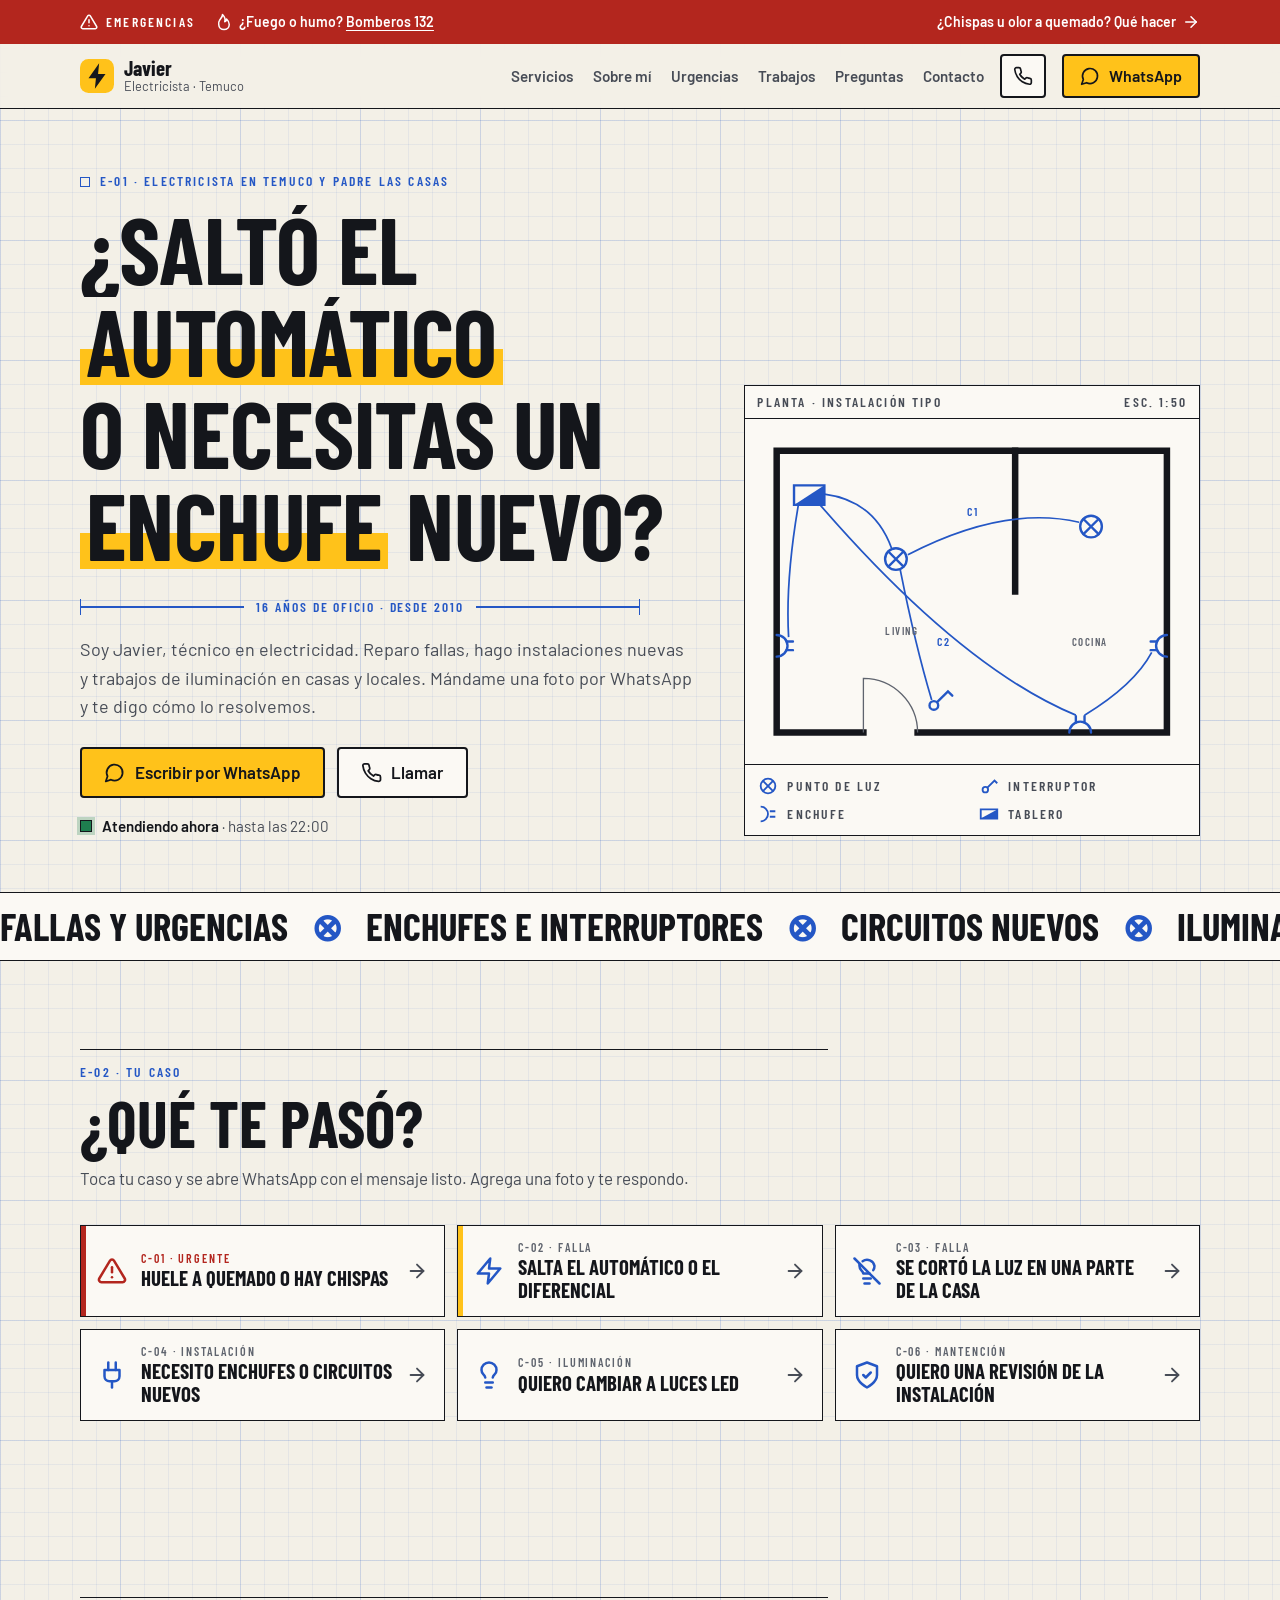
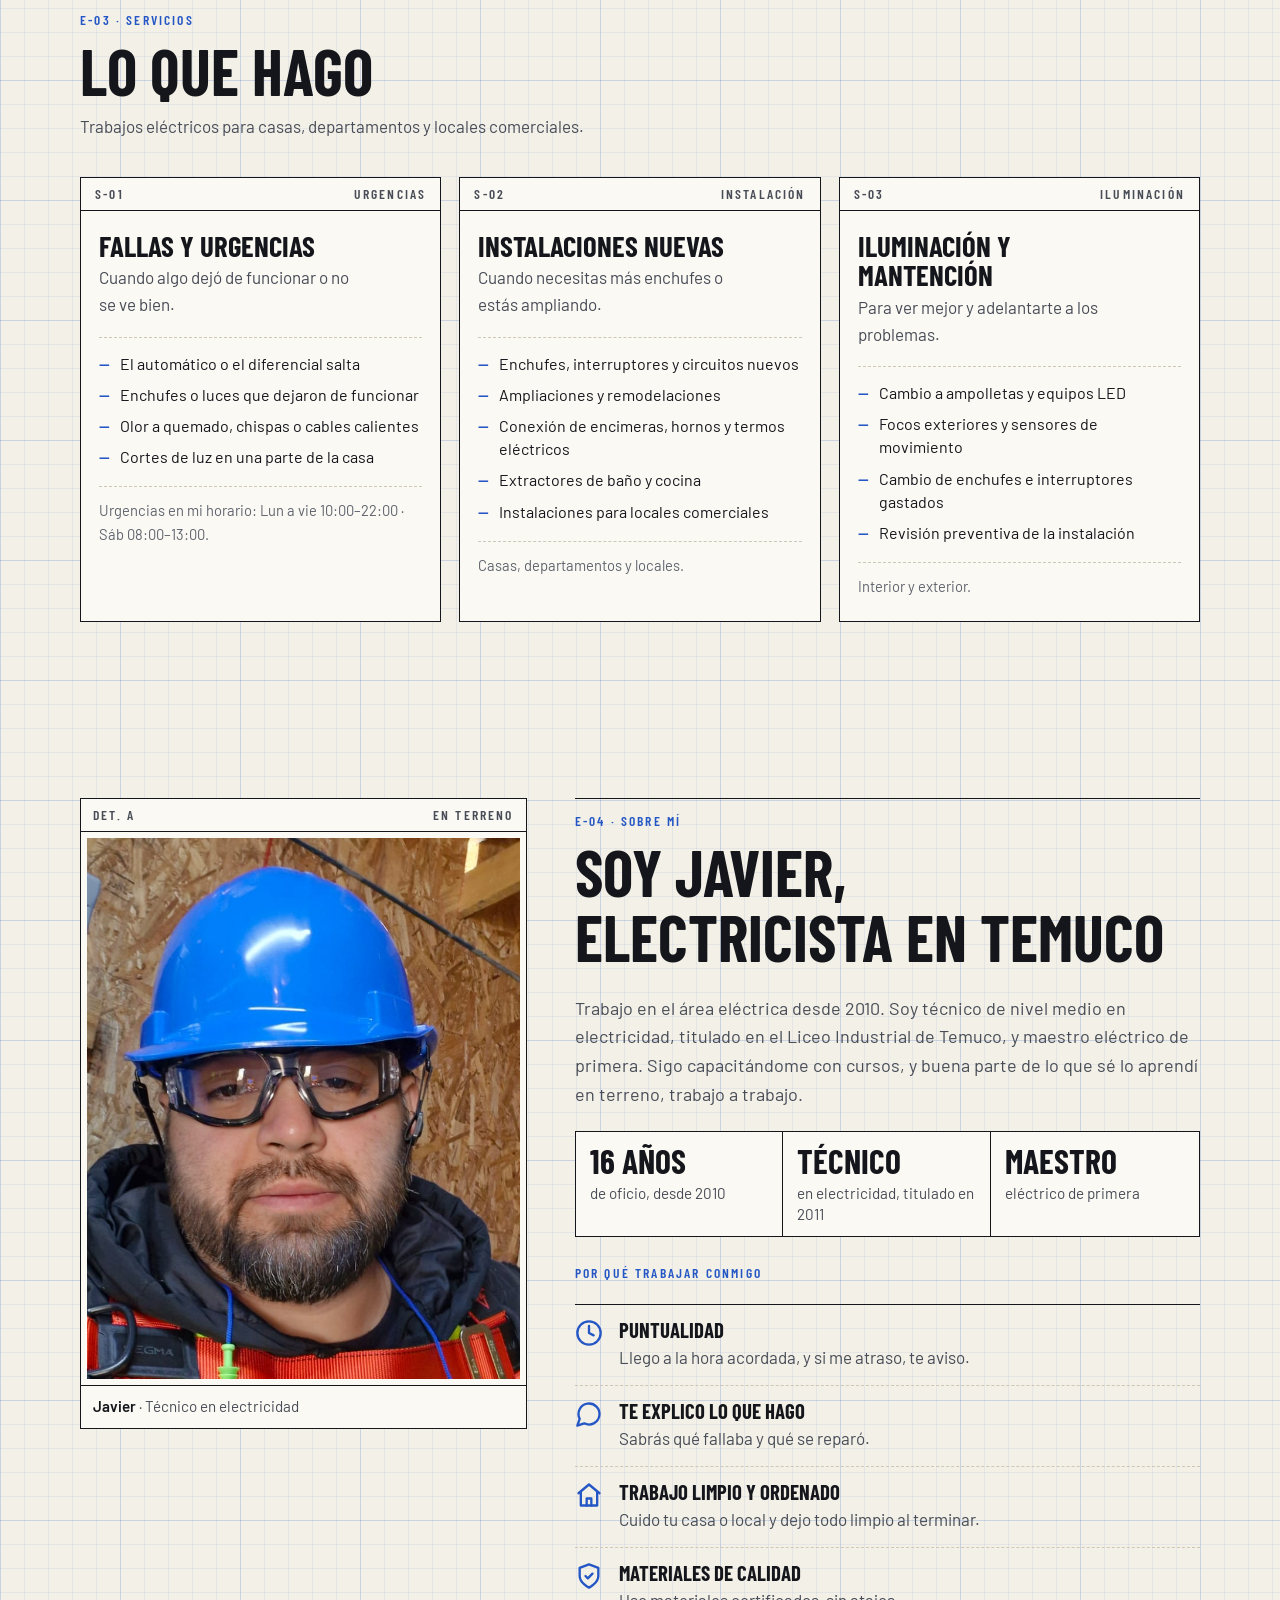
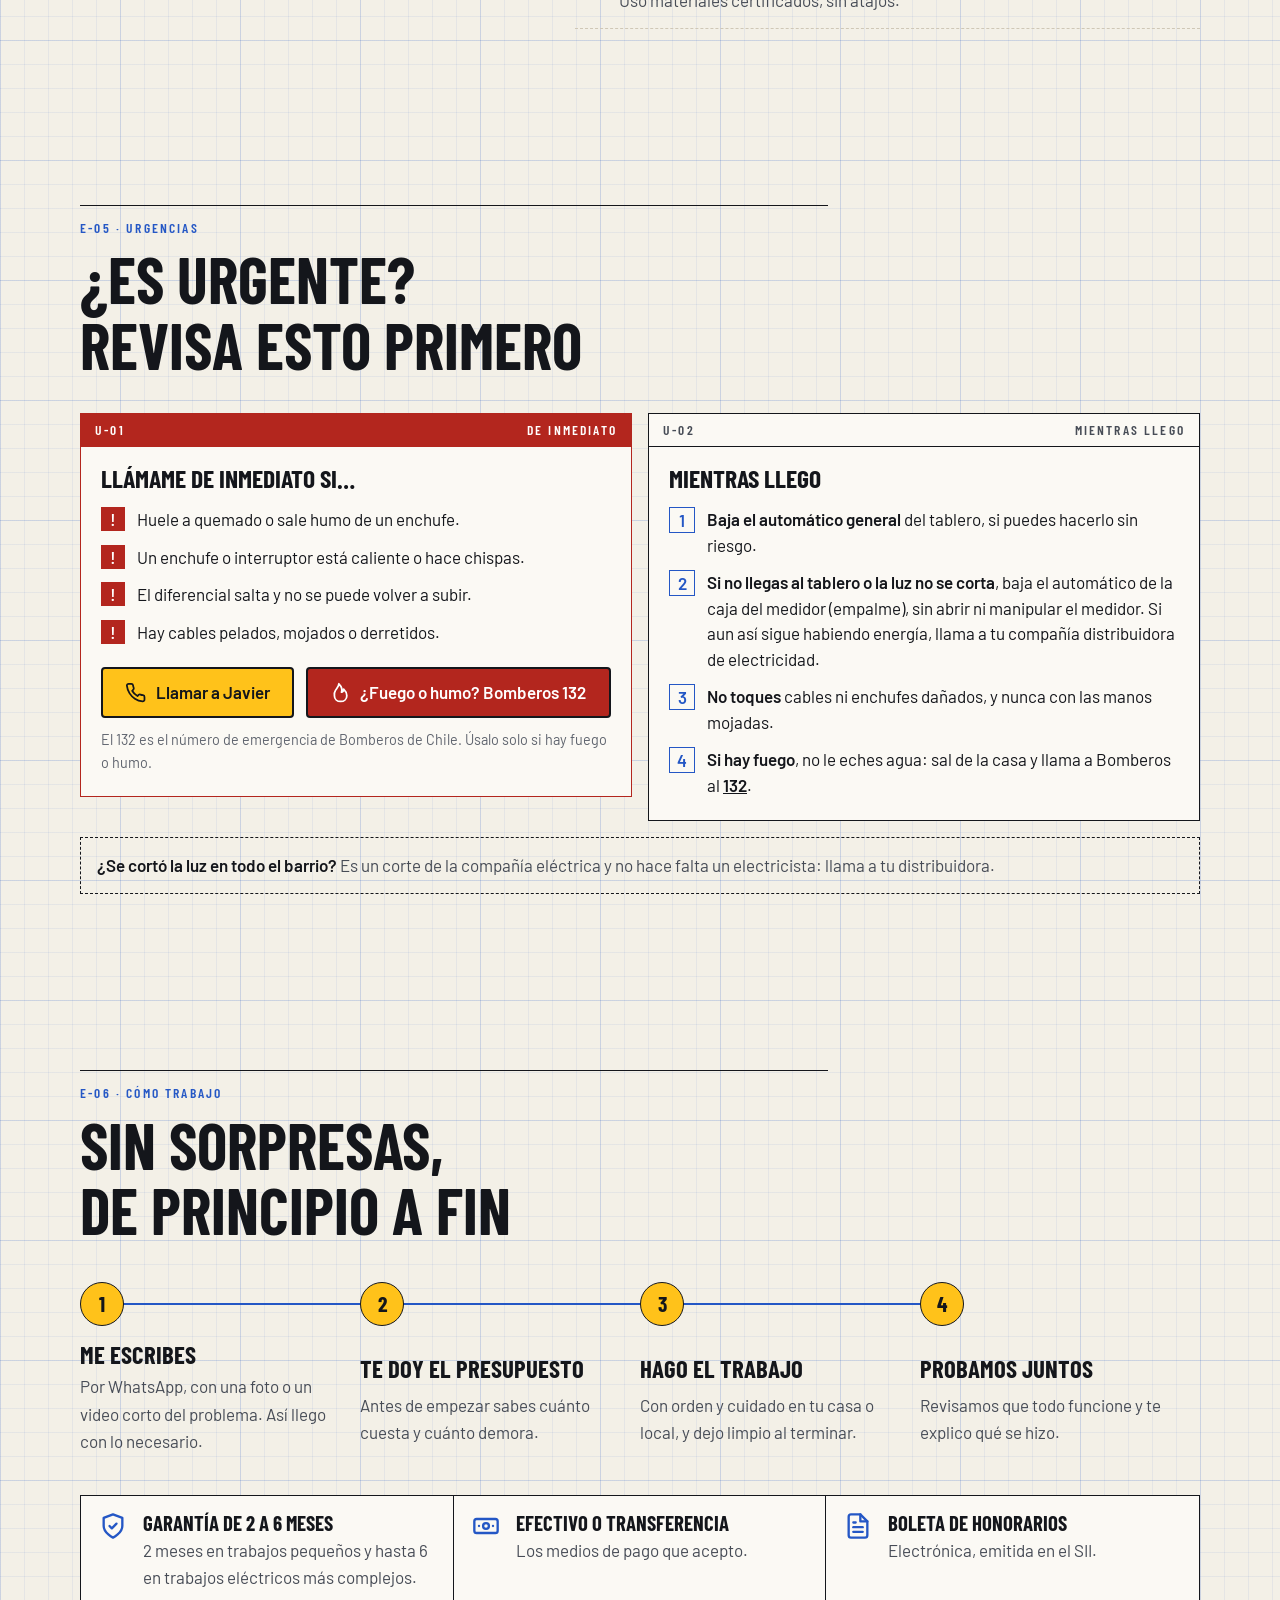
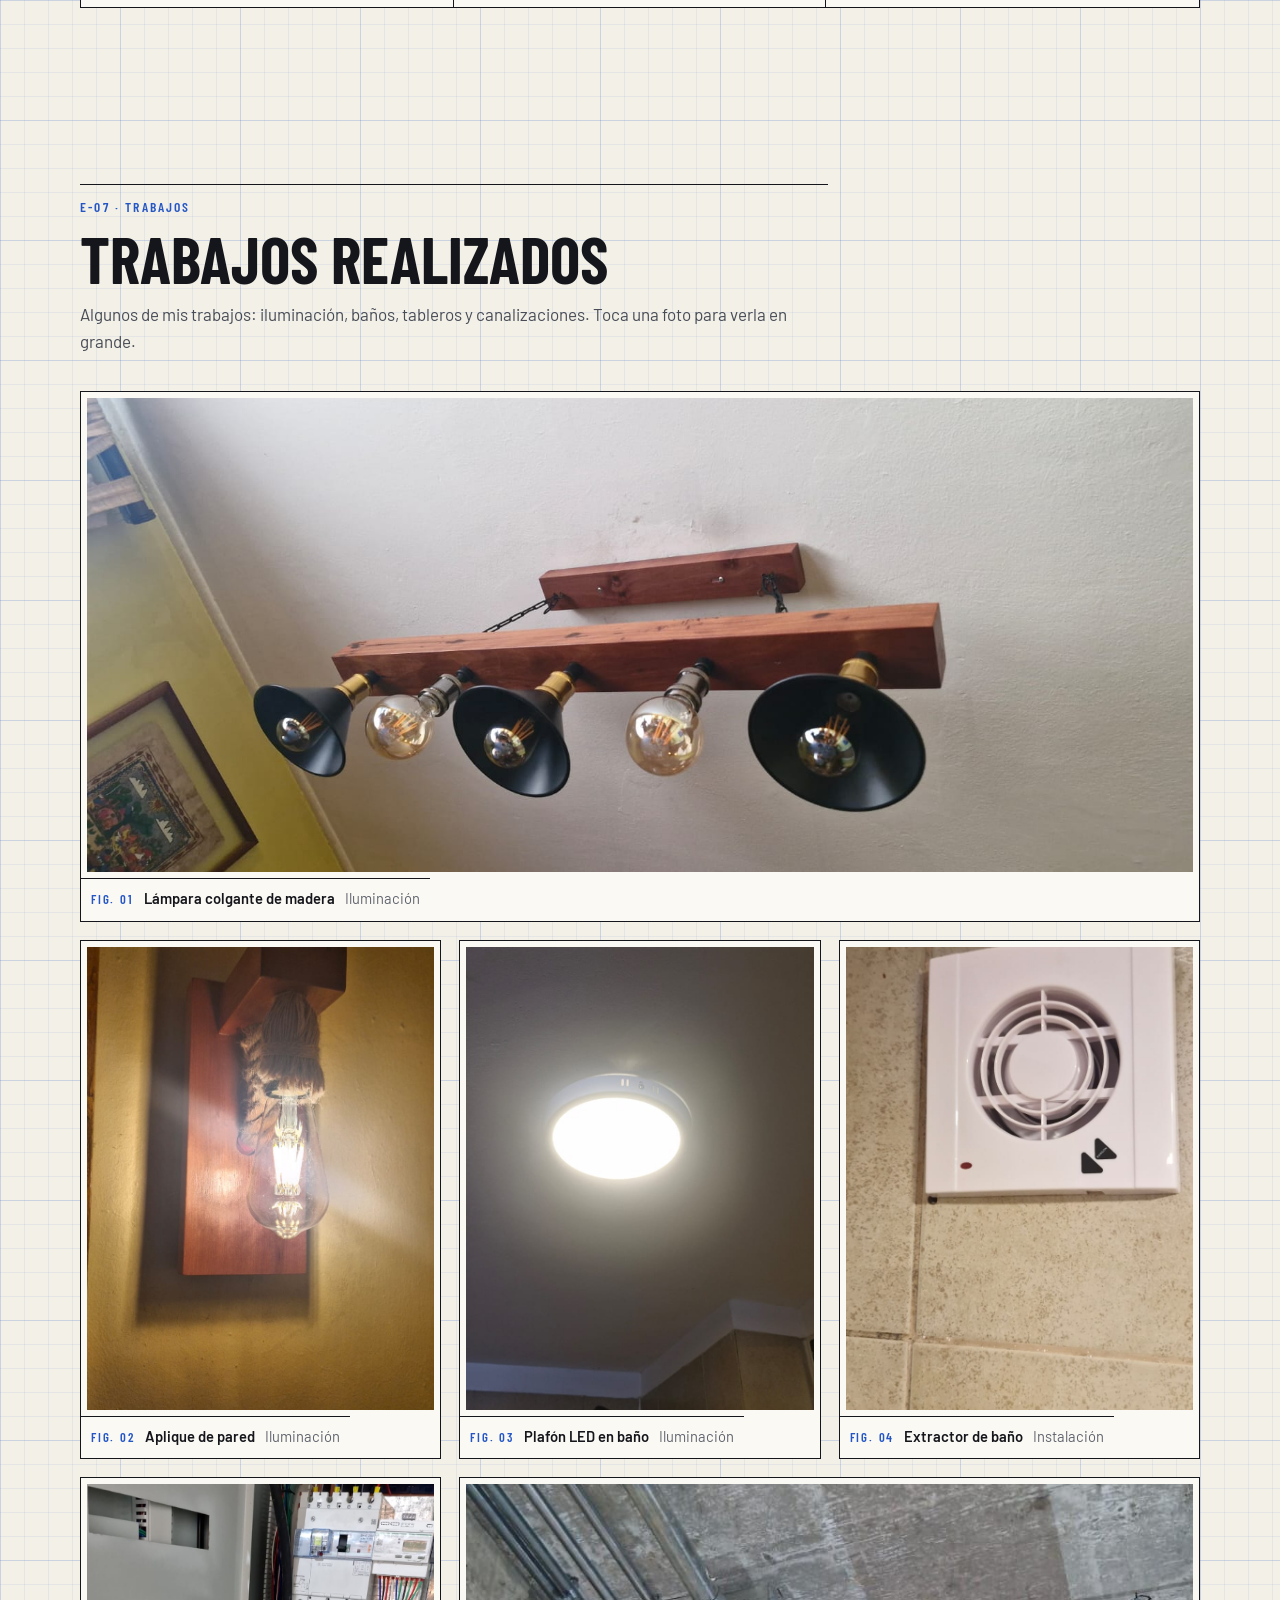
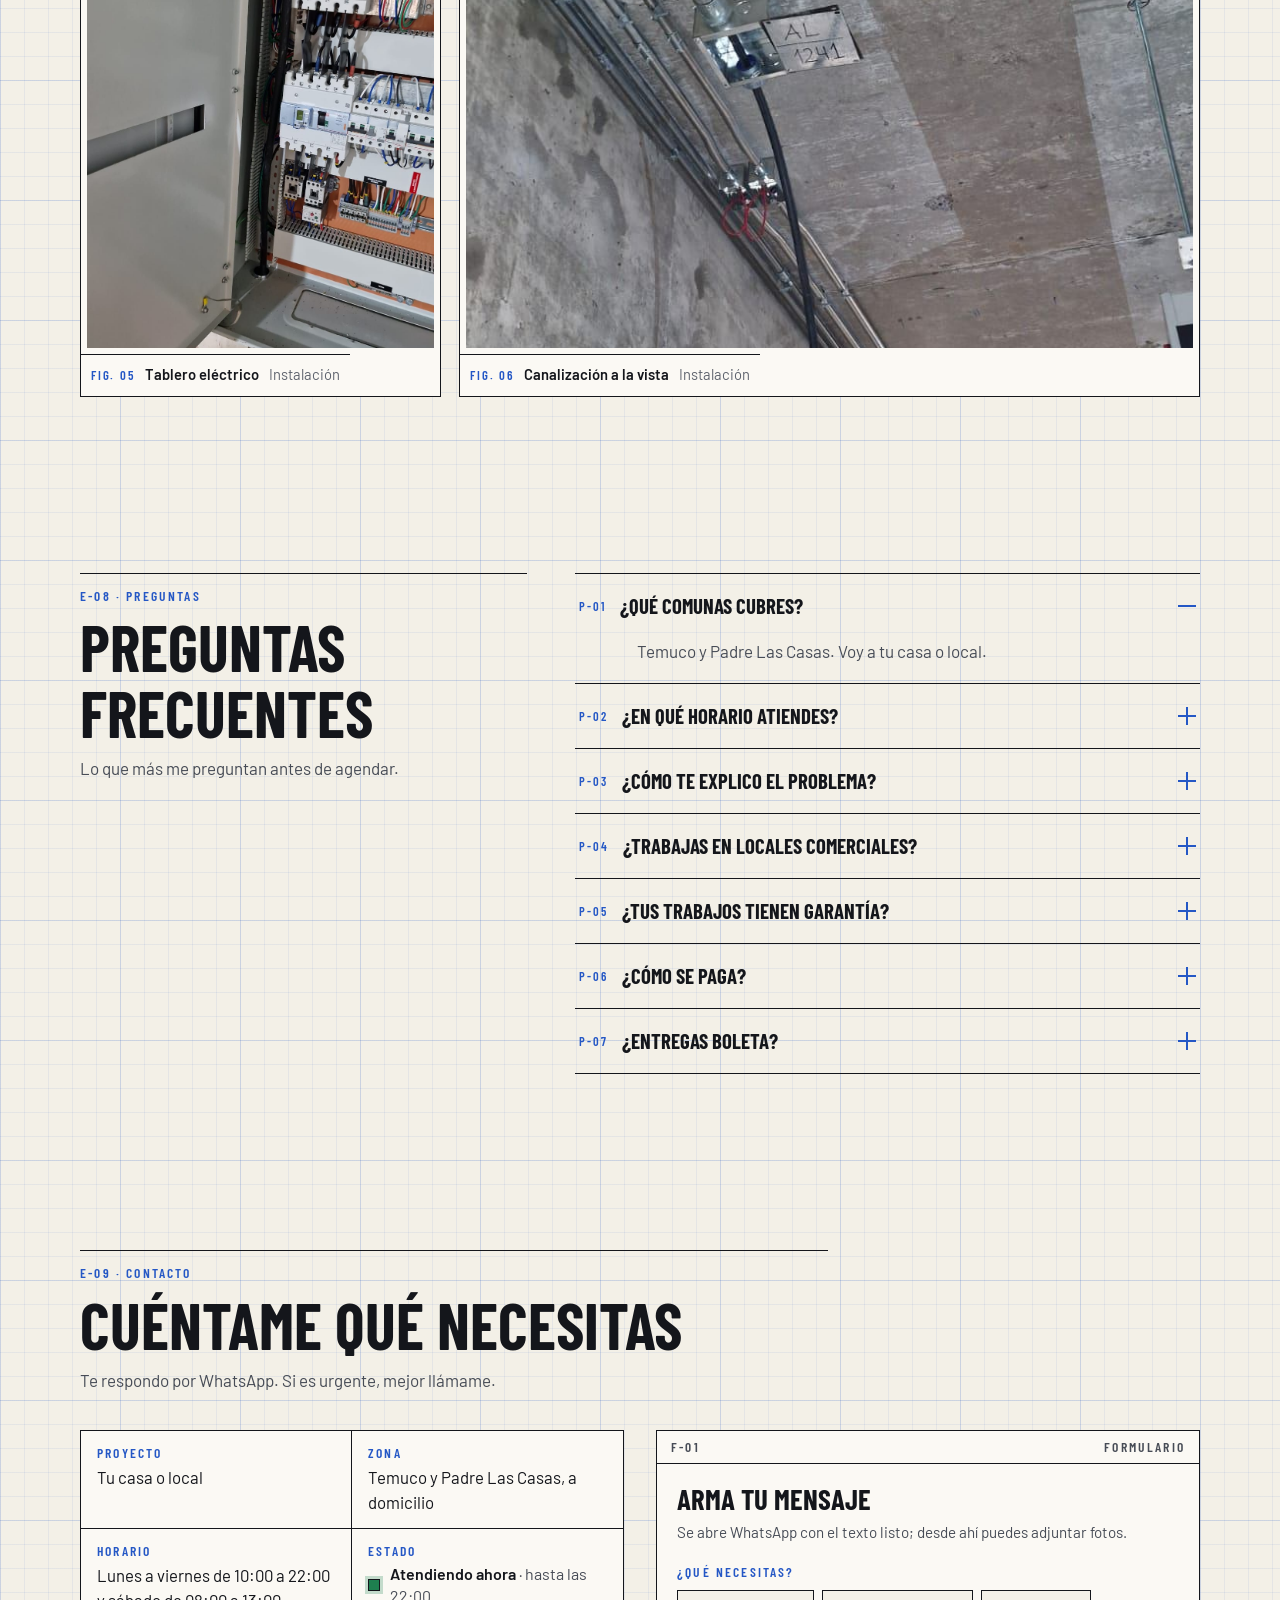
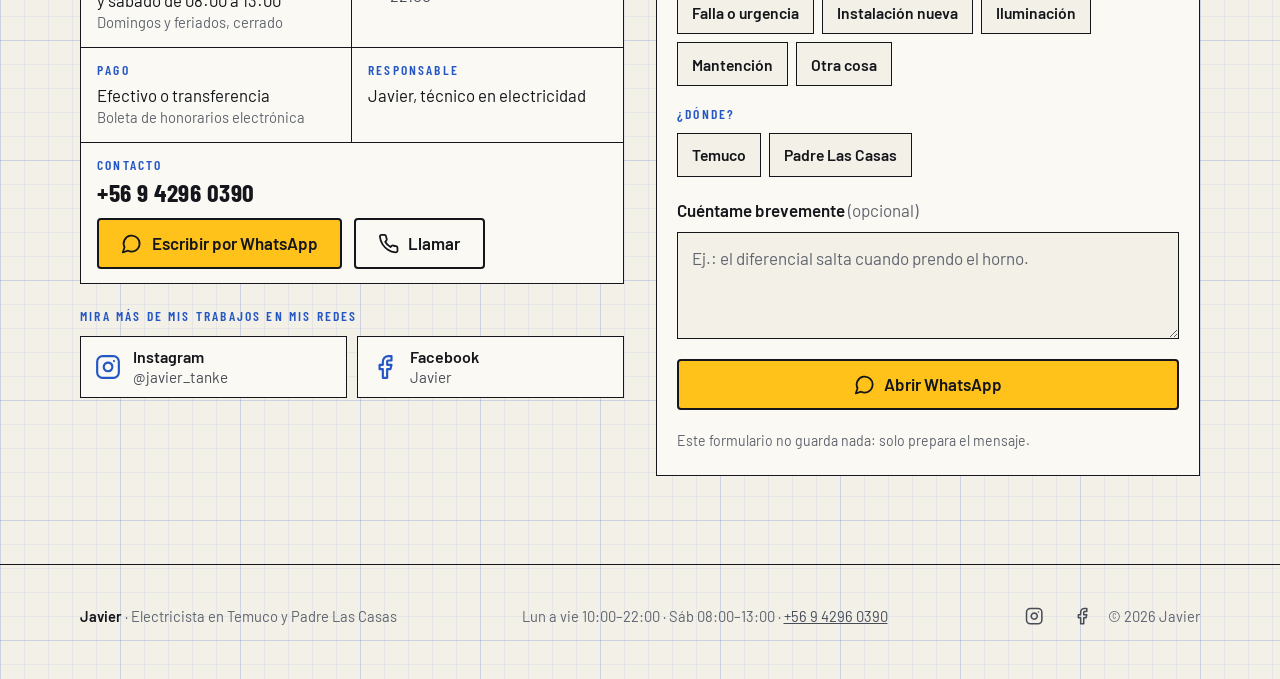
<file: index.html>
<!doctype html>
<html lang="es-CL">
<head>
  <meta charset="utf-8">
  <meta name="viewport" content="width=device-width, initial-scale=1">
  <title>Electricista en Temuco y Padre Las Casas | Javier</title>
  <meta name="description" content="Electricista en Temuco y Padre Las Casas. Reparación de fallas y urgencias, instalaciones nuevas, iluminación LED y mantención para casas y locales. Escríbeme por WhatsApp.">
  <meta name="theme-color" content="#F3F0E7" media="(prefers-color-scheme: light)">
  <meta name="theme-color" content="#0D2341" media="(prefers-color-scheme: dark)">
  <!-- Verificación de Google Search Console (propiedad https://javier-electricista-temuco.github.io/). No borrar. -->
  <meta name="google-site-verification" content="iAd7MnyDOXHpbnHvnMazZgiNyr5RzLzP9NozAkIXse0" />
  <meta property="og:type" content="website">
  <meta property="og:locale" content="es_CL">
  <meta property="og:title" content="Javier · Electricista en Temuco y Padre Las Casas">
  <meta property="og:description" content="Fallas y urgencias, instalaciones nuevas e iluminación. Mándame una foto del problema por WhatsApp.">
  <!-- Al publicar, cambiar por la dirección completa (https://…/compartir.png): Facebook y WhatsApp la necesitan así. -->
  <meta property="og:image" content="https://javier-electricista-temuco.github.io/compartir.png">
  <meta property="og:url" content="https://javier-electricista-temuco.github.io/">
  <link rel="canonical" href="https://javier-electricista-temuco.github.io/">
  <meta property="og:image:width" content="1200">
  <meta property="og:image:height" content="630">
  <meta property="og:image:alt" content="Javier, electricista en Temuco y Padre Las Casas">
  <meta name="twitter:card" content="summary_large_image">
  <link rel="icon" href="favicon.svg" type="image/svg+xml">
  <link rel="preload" href="fuentes/barlow-condensed-700.woff2" as="font" type="font/woff2" crossorigin>
  <link rel="preload" href="fuentes/barlow-400.woff2" as="font" type="font/woff2" crossorigin>
  <link rel="stylesheet" href="styles.css?v=6ed1c122fa">
  <script>
    // .js y .tl / .no-tl van antes de pintar, para que las animaciones no parpadeen al cargar.
    // .tl: el navegador anima con el scroll; .no-tl: respaldo con IntersectionObserver (?respaldo lo fuerza).
    (function (r) {
      var tl = !/[?&]respaldo\b/.test(location.search) && window.CSS && CSS.supports && CSS.supports('animation-timeline: view()');
      r.className += ' js ' + (tl ? 'tl' : 'no-tl');
    })(document.documentElement);
  </script>
  <script src="script.js?v=5885b2618c" defer></script>
</head>
<body>
  <svg class="sprite" aria-hidden="true">
    <symbol id="i-chat" viewBox="0 0 24 24"><path d="M7.9 20A9 9 0 1 0 4 16.1L2 22Z"/></symbol>
    <symbol id="i-tel" viewBox="0 0 24 24"><path d="M22 16.92v3a2 2 0 0 1-2.18 2 19.79 19.79 0 0 1-8.63-3.07 19.5 19.5 0 0 1-6-6 19.79 19.79 0 0 1-3.07-8.67A2 2 0 0 1 4.11 2h3a2 2 0 0 1 2 1.72 12.84 12.84 0 0 0 .7 2.81 2 2 0 0 1-.45 2.11L8.09 9.91a16 16 0 0 0 6 6l1.27-1.27a2 2 0 0 1 2.11-.45 12.84 12.84 0 0 0 2.81.7A2 2 0 0 1 22 16.92z"/></symbol>
    <symbol id="i-rayo" viewBox="0 0 24 24"><path d="M13 2 3 14h9l-1 8 10-12h-9l1-8z"/></symbol>
    <symbol id="i-enchufe" viewBox="0 0 24 24"><path d="M12 22v-5"/><path d="M9 8V2"/><path d="M15 8V2"/><path d="M18 8v5a4 4 0 0 1-4 4h-4a4 4 0 0 1-4-4V8Z"/></symbol>
    <symbol id="i-ampolleta" viewBox="0 0 24 24"><path d="M15 14c.2-1 .7-1.7 1.5-2.5 1-.9 1.5-2.2 1.5-3.5A6 6 0 0 0 6 8c0 1 .2 2.2 1.5 3.5.7.7 1.3 1.5 1.5 2.5"/><path d="M9 18h6"/><path d="M10 22h4"/></symbol>
    <symbol id="i-reloj" viewBox="0 0 24 24"><circle cx="12" cy="12" r="10"/><path d="M12 6v6l4 2"/></symbol>
    <symbol id="i-casa" viewBox="0 0 24 24"><path d="M3 10.5 12 3l9 7.5"/><path d="M5 9.5V21h14V9.5"/><path d="M10 21v-6h4v6"/></symbol>
    <symbol id="i-presupuesto" viewBox="0 0 24 24"><path d="M14 2H6a2 2 0 0 0-2 2v16a2 2 0 0 0 2 2h12a2 2 0 0 0 2-2V8z"/><path d="M14 2v6h6"/><path d="M16 13H8"/><path d="M16 17H8"/><path d="M10 9H8"/></symbol>
    <symbol id="i-alerta" viewBox="0 0 24 24"><path d="M10.29 3.86 1.82 18a2 2 0 0 0 1.71 3h16.94a2 2 0 0 0 1.71-3L13.71 3.86a2 2 0 0 0-3.42 0z"/><path d="M12 9v4"/><path d="M12 17h.01"/></symbol>
    <symbol id="i-corte" viewBox="0 0 24 24"><path d="M9 18h6"/><path d="M10 22h4"/><path d="M2 2l20 20"/><path d="M8.5 4.2A6 6 0 0 1 18 8c0 1.3-.4 2.4-1 3.3"/><path d="M6.1 6.1A6 6 0 0 0 6 8c0 1 .2 2.2 1.5 3.5.7.7 1.3 1.5 1.5 2.5h5"/></symbol>
    <symbol id="i-escudo" viewBox="0 0 24 24"><path d="M12 22s8-4 8-10V5l-8-3-8 3v7c0 6 8 10 8 10z"/><path d="m9 12 2 2 4-4"/></symbol>
    <symbol id="i-flecha" viewBox="0 0 24 24"><path d="M5 12h14"/><path d="m12 5 7 7-7 7"/></symbol>
    <symbol id="i-cerrar" viewBox="0 0 24 24"><path d="M18 6 6 18"/><path d="m6 6 12 12"/></symbol>
    <symbol id="i-izq" viewBox="0 0 24 24"><path d="m15 18-6-6 6-6"/></symbol>
    <symbol id="i-der" viewBox="0 0 24 24"><path d="m9 18 6-6-6-6"/></symbol>
    <symbol id="i-instagram" viewBox="0 0 24 24"><rect x="2" y="2" width="20" height="20" rx="5"/><path d="M16 11.37A4 4 0 1 1 12.63 8 4 4 0 0 1 16 11.37z"/><path d="M17.5 6.5h.01"/></symbol>
    <symbol id="i-facebook" viewBox="0 0 24 24"><path d="M18 2h-3a5 5 0 0 0-5 5v3H7v4h3v8h4v-8h3l1-4h-4V7a1 1 0 0 1 1-1h3z"/></symbol>
    <symbol id="i-fuego" viewBox="0 0 24 24"><path d="M12 22c4 0 7-2.7 7-6.6 0-3-1.6-5.4-3.6-7.3.2 2-1 3.4-2.4 3.4C14.2 8 13 5 10 2c.3 3-2.6 5.4-4 7.8A7.7 7.7 0 0 0 5 15.4C5 19.3 8 22 12 22z"/></symbol>
    <symbol id="i-pago" viewBox="0 0 24 24"><rect x="2" y="6" width="20" height="12" rx="2"/><circle cx="12" cy="12" r="2.5"/><path d="M6 12h.01"/><path d="M18 12h.01"/></symbol>
  </svg>

  <a class="saltar" href="#contenido">Saltar al contenido</a>

  <!-- Cinta de emergencia: lo primero que se ve al abrir la página (pedido de Javier, 2026-11-03). -->
  <section class="emergencia" aria-label="Emergencias">
    <div class="wrap emergencia__in">
      <p class="emergencia__rotulo rotulo"><svg class="ic" aria-hidden="true"><use href="#i-alerta"/></svg>Emergencias</p>
      <a class="emergencia__132" href="tel:132"><svg class="ic" aria-hidden="true"><use href="#i-fuego"/></svg><span><span class="emergencia__cuando">¿Fuego o humo? </span><strong>Bomberos 132</strong></span></a>
      <a class="emergencia__ver" href="#urgencias"><span><span class="emergencia__cuando">¿Chispas u olor a quemado? </span>Qué hacer</span><svg class="ic" aria-hidden="true"><use href="#i-flecha"/></svg></a>
    </div>
  </section>

  <header class="cab">
    <div class="wrap cab__in">
      <a class="marca" href="#inicio" aria-label="Javier, electricista. Ir al inicio">
        <svg viewBox="0 0 32 32" aria-hidden="true"><rect width="32" height="32" rx="8" fill="#FFC21A"/><path d="M18 4 8 18h7l-1 10 10-14h-7l1-10z" fill="#16181D"/></svg>
        <span><strong>Javier</strong><small>Electricista · Temuco</small></span>
      </a>
      <nav class="nav" aria-label="Secciones">
        <a href="#servicios">Servicios</a>
        <a href="#sobre-mi">Sobre mí</a>
        <a href="#urgencias">Urgencias</a>
        <a href="#trabajos" data-galeria-enlace hidden>Trabajos</a>
        <a href="#preguntas">Preguntas</a>
        <a href="#contacto">Contacto</a>
      </nav>
      <p class="cab__lamina rotulo" data-lamina aria-hidden="true">Lámina E-01 · Portada</p>
      <a class="btn btn--linea btn--sm cab__llamar" data-tel href="#contacto" aria-label="Llamar">
        <svg class="ic" aria-hidden="true"><use href="#i-tel"/></svg>
      </a>
      <a class="btn btn--signal btn--sm" data-wa href="#contacto">
        <svg class="ic" aria-hidden="true"><use href="#i-chat"/></svg>WhatsApp
      </a>
    </div>
  </header>

  <main id="contenido">
    <!-- E-01 · Portada: el título sube línea por línea y la planta de la casa se dibuja sola. -->
    <section class="portada" id="inicio" data-lamina-nombre="E-01 · Portada">
      <div class="wrap portada__in">
        <div>
          <h1>
            <span class="rotulo portada__rotulo entra" style="--d:0ms"><span class="cod" data-cod="E-01 ·" aria-hidden="true"></span>Electricista en Temuco y Padre Las Casas</span>
            <span class="titulo">
              <span class="linea"><span style="--l:0">¿Saltó el</span></span>
              <span class="linea"><span style="--l:1"><span class="marcador">automático</span></span></span>
              <span class="linea"><span style="--l:2">o necesitas un</span></span>
              <span class="linea"><span style="--l:3"><span class="marcador">enchufe</span> nuevo?</span></span>
            </span>
          </h1>
          <p class="cota entra" style="--d:900ms"><span><span data-anios>16</span> años de oficio · desde 2010</span></p>
          <p class="lead entra" style="--d:600ms">Soy Javier, técnico en electricidad. Reparo fallas, hago instalaciones nuevas y trabajos de iluminación en casas y locales. Mándame una foto por WhatsApp y te digo cómo lo resolvemos.</p>
          <div class="acciones entra" style="--d:750ms" data-acciones>
            <a class="btn btn--signal" data-wa href="#contacto"><svg class="ic" aria-hidden="true"><use href="#i-chat"/></svg>Escribir por WhatsApp</a>
            <a class="btn btn--linea" data-tel href="#contacto"><svg class="ic" aria-hidden="true"><use href="#i-tel"/></svg>Llamar</a>
          </div>
          <p class="estado entra" style="--d:900ms" data-estado>
            <span class="estado__luz" aria-hidden="true"></span>
            <span data-estado-texto><span data-horario>Lunes a viernes de 10:00 a 22:00 y sábado de 08:00 a 13:00</span></span>
          </p>
        </div>

        <figure class="plano" aria-hidden="true">
          <div class="plano__cab rotulo"><span>Planta · Instalación tipo</span><span>Esc. 1:50</span></div>
          <svg viewBox="0 0 400 300">
            <path class="muro trazo" pathLength="1" style="--dur:1.1s;--d:200ms" d="M100 280 H20 V20 H380 V280 H150"/>
            <path class="muro trazo" pathLength="1" style="--dur:.6s;--d:700ms" d="M240 20 V150"/>
            <path class="puerta trazo" pathLength="1" style="--dur:.6s;--d:1000ms" d="M100 280 V230 A50 50 0 0 1 150 280"/>

            <path class="circuito trazo" pathLength="1" style="--dur:.9s;--d:1300ms" d="M64 60 Q110 66 126 110"/>
            <path class="circuito trazo" pathLength="1" style="--dur:.9s;--d:1500ms" d="M134 130 Q148 200 163 250"/>
            <path class="circuito trazo" pathLength="1" style="--dur:.9s;--d:1600ms" d="M141 116 Q230 70 299 86"/>
            <path class="circuito trazo" pathLength="1" style="--dur:.9s;--d:1800ms" d="M40 70 Q28 140 31 192"/>
            <path class="circuito trazo" pathLength="1" style="--dur:1.1s;--d:1900ms" d="M60 70 Q190 220 296 264"/>
            <path class="circuito trazo" pathLength="1" style="--dur:.8s;--d:2100ms" d="M304 264 Q350 236 366 206"/>

            <g class="simbolo" style="--d:1250ms"><path d="M36 52 h28 v18 h-28 Z"/></g>
            <path class="relleno" style="--d:1250ms" d="M36 70 L64 52 V70 Z"/>
            <g class="simbolo" style="--d:1550ms"><path d="M120 120 a10 10 0 1 0 20 0 a10 10 0 1 0 -20 0"/><path d="M123 113 l14 14 M137 113 l-14 14"/></g>
            <g class="simbolo" style="--d:1750ms"><path d="M300 90 a10 10 0 1 0 20 0 a10 10 0 1 0 -20 0"/><path d="M303 83 l14 14 M317 83 l-14 14"/></g>
            <g class="simbolo" style="--d:1700ms"><path d="M161 255 a4 4 0 1 0 8 0 a4 4 0 1 0 -8 0"/><path d="M168 252 l10 -10 l4 4"/></g>
            <g class="simbolo" style="--d:2000ms"><path d="M20 190 A10 10 0 0 1 20 210"/><path d="M29 196 h6 M29 204 h6"/></g>
            <g class="simbolo" style="--d:2150ms"><path d="M290 280 A10 10 0 0 1 310 280"/><path d="M296 271 v-6 M304 271 v-6"/></g>
            <g class="simbolo" style="--d:2300ms"><path d="M380 190 A10 10 0 0 0 380 210"/><path d="M371 196 h-6 M371 204 h-6"/></g>

            <text x="120" y="190" style="--d:2400ms">LIVING</text>
            <text x="292" y="200" style="--d:2450ms">COCINA</text>
            <text class="c" x="196" y="80" style="--d:2500ms">C1</text>
            <text class="c" x="168" y="200" style="--d:2550ms">C2</text>
          </svg>
          <ul class="simbologia rotulo">
            <li><svg viewBox="0 0 24 24"><circle cx="12" cy="12" r="8"/><path d="M6.5 6.5l11 11M17.5 6.5l-11 11"/></svg>Punto de luz</li>
            <li><svg viewBox="0 0 24 24"><circle cx="8" cy="16" r="3"/><path d="M10.5 13.5 18 6l3 3"/></svg>Interruptor</li>
            <li><svg viewBox="0 0 24 24"><path d="M4 4a8 8 0 0 1 0 16"/><path d="M14 9h6M14 15h6"/></svg>Enchufe</li>
            <li><svg viewBox="0 0 24 24"><path d="M3 7h18v10H3z"/><path d="M3 17 21 7v10z" fill="currentColor" stroke="none" style="color:var(--plano)"/></svg>Tablero</li>
          </ul>
        </figure>
      </div>

      <div class="franja" aria-hidden="true">
        <p class="franja__pista">
          <span>Fallas y urgencias</span><b>⊗</b><span>Enchufes e interruptores</span><b>⊗</b><span>Circuitos nuevos</span><b>⊗</b><span>Iluminación LED</span><b>⊗</b><span>Extractores</span><b>⊗</b><span>Tableros</span><b>⊗</b><span>Mantención</span><b>⊗</b>
          <span>Fallas y urgencias</span><b>⊗</b><span>Enchufes e interruptores</span><b>⊗</b><span>Circuitos nuevos</span><b>⊗</b><span>Iluminación LED</span><b>⊗</b><span>Extractores</span><b>⊗</b><span>Tableros</span><b>⊗</b><span>Mantención</span><b>⊗</b>
        </p>
      </div>
    </section>

    <!-- E-02 · Tu caso: cada caso abre WhatsApp con el mensaje listo (lo arma script.js). -->
    <section class="seccion" id="tu-caso" aria-labelledby="t-casos" data-lamina-nombre="E-02 · Tu caso">
      <div class="wrap">
        <header class="cabeza" data-revela>
          <p class="rotulo">E-02 · Tu caso</p>
          <h2 id="t-casos">¿Qué te pasó?</h2>
          <p>Toca tu caso y se abre WhatsApp con el mensaje listo. Agrega una foto y te respondo.</p>
        </header>
        <div class="casos">
          <a class="caso caso--alerta" data-wa data-wa-texto="Huele a quemado o hay chispas en un enchufe." href="#contacto" data-revela style="--i:0">
            <svg class="ic caso__ic" aria-hidden="true"><use href="#i-alerta"/></svg>
            <span class="caso__cod rotulo" aria-hidden="true">C-01 · Urgente</span>
            <span class="caso__txt">Huele a quemado o hay chispas</span>
            <svg class="ic caso__flecha" aria-hidden="true"><use href="#i-flecha"/></svg>
          </a>
          <a class="caso caso--urgente" data-wa data-wa-texto="Me salta el automático o el diferencial." href="#contacto" data-revela style="--i:1">
            <svg class="ic caso__ic" aria-hidden="true"><use href="#i-rayo"/></svg>
            <span class="caso__cod rotulo" aria-hidden="true">C-02 · Falla</span>
            <span class="caso__txt">Salta el automático o el diferencial</span>
            <svg class="ic caso__flecha" aria-hidden="true"><use href="#i-flecha"/></svg>
          </a>
          <a class="caso" data-wa data-wa-texto="Se me cortó la luz en una parte de la casa." href="#contacto" data-revela style="--i:2">
            <svg class="ic caso__ic" aria-hidden="true"><use href="#i-corte"/></svg>
            <span class="caso__cod rotulo" aria-hidden="true">C-03 · Falla</span>
            <span class="caso__txt">Se cortó la luz en una parte de la casa</span>
            <svg class="ic caso__flecha" aria-hidden="true"><use href="#i-flecha"/></svg>
          </a>
          <a class="caso" data-wa data-wa-texto="Necesito instalar enchufes o circuitos nuevos." href="#contacto" data-revela style="--i:3">
            <svg class="ic caso__ic" aria-hidden="true"><use href="#i-enchufe"/></svg>
            <span class="caso__cod rotulo" aria-hidden="true">C-04 · Instalación</span>
            <span class="caso__txt">Necesito enchufes o circuitos nuevos</span>
            <svg class="ic caso__flecha" aria-hidden="true"><use href="#i-flecha"/></svg>
          </a>
          <a class="caso" data-wa data-wa-texto="Quiero cambiar la iluminación a LED." href="#contacto" data-revela style="--i:4">
            <svg class="ic caso__ic" aria-hidden="true"><use href="#i-ampolleta"/></svg>
            <span class="caso__cod rotulo" aria-hidden="true">C-05 · Iluminación</span>
            <span class="caso__txt">Quiero cambiar a luces LED</span>
            <svg class="ic caso__flecha" aria-hidden="true"><use href="#i-flecha"/></svg>
          </a>
          <a class="caso" data-wa data-wa-texto="Quiero una revisión de mi instalación eléctrica." href="#contacto" data-revela style="--i:5">
            <svg class="ic caso__ic" aria-hidden="true"><use href="#i-escudo"/></svg>
            <span class="caso__cod rotulo" aria-hidden="true">C-06 · Mantención</span>
            <span class="caso__txt">Quiero una revisión de la instalación</span>
            <svg class="ic caso__flecha" aria-hidden="true"><use href="#i-flecha"/></svg>
          </a>
        </div>
      </div>
    </section>

    <!-- E-03 · Servicios: fichas técnicas; el símbolo de cada una se dibuja al aparecer. -->
    <section class="seccion" id="servicios" aria-labelledby="t-servicios" data-lamina-nombre="E-03 · Servicios">
      <div class="wrap">
        <header class="cabeza" data-revela>
          <p class="rotulo">E-03 · Servicios</p>
          <h2 id="t-servicios">Lo que hago</h2>
          <p>Trabajos eléctricos para casas, departamentos y locales comerciales.</p>
        </header>
        <div class="servicios">
          <article class="servicio" data-revela data-vista style="--i:0">
            <p class="servicio__cab rotulo"><span>S-01</span><span>Urgencias</span></p>
            <div class="servicio__cuerpo">
              <h3>Fallas y urgencias</h3>
              <svg class="servicio__simbolo" viewBox="0 0 56 56" aria-hidden="true"><path class="trazo" pathLength="1" d="M31 6 13 31h14l-3 19 19-27H29l2-17z"/></svg>
              <p>Cuando algo dejó de funcionar o no se ve bien.</p>
              <ul>
                <li>El automático o el diferencial salta</li>
                <li>Enchufes o luces que dejaron de funcionar</li>
                <li>Olor a quemado, chispas o cables calientes</li>
                <li>Cortes de luz en una parte de la casa</li>
              </ul>
              <p class="servicio__nota">Urgencias en mi horario: <span data-horario-corto>Lun a vie 10:00–22:00 · Sáb 08:00–13:00</span>.</p>
            </div>
          </article>
          <article class="servicio" data-revela data-vista style="--i:1">
            <p class="servicio__cab rotulo"><span>S-02</span><span>Instalación</span></p>
            <div class="servicio__cuerpo">
              <h3>Instalaciones nuevas</h3>
              <svg class="servicio__simbolo" viewBox="0 0 56 56" aria-hidden="true"><path class="trazo" pathLength="1" d="M14 8a20 20 0 0 1 0 40"/><path class="trazo" pathLength="1" d="M38 20h12M38 36h12"/></svg>
              <p>Cuando necesitas más enchufes o estás ampliando.</p>
              <ul>
                <li>Enchufes, interruptores y circuitos nuevos</li>
                <li>Ampliaciones y remodelaciones</li>
                <li>Conexión de encimeras, hornos y termos eléctricos</li>
                <li>Extractores de baño y cocina</li>
                <li>Instalaciones para locales comerciales</li>
              </ul>
              <p class="servicio__nota">Casas, departamentos y locales.</p>
            </div>
          </article>
          <article class="servicio" data-revela data-vista style="--i:2">
            <p class="servicio__cab rotulo"><span>S-03</span><span>Iluminación</span></p>
            <div class="servicio__cuerpo">
              <h3>Iluminación y mantención</h3>
              <svg class="servicio__simbolo" viewBox="0 0 56 56" aria-hidden="true"><path class="trazo" pathLength="1" d="M8 28a20 20 0 1 0 40 0a20 20 0 1 0 -40 0"/><path class="trazo" pathLength="1" d="M14 14l28 28M42 14 14 42"/></svg>
              <p>Para ver mejor y adelantarte a los problemas.</p>
              <ul>
                <li>Cambio a ampolletas y equipos LED</li>
                <li>Focos exteriores y sensores de movimiento</li>
                <li>Cambio de enchufes e interruptores gastados</li>
                <li>Revisión preventiva de la instalación</li>
              </ul>
              <p class="servicio__nota">Interior y exterior.</p>
            </div>
          </article>
        </div>
      </div>
    </section>

    <!-- E-04 · Sobre mí: la foto la pone script.js (CONFIG.fotoPerfil) y se «imprime» como un plotter. -->
    <section class="seccion" id="sobre-mi" aria-labelledby="t-sobre" data-lamina-nombre="E-04 · Sobre mí">
      <div class="wrap sobre">
        <header class="cabeza sobre__cabeza" data-revela>
          <p class="rotulo">E-04 · Sobre mí</p>
          <h2 id="t-sobre">Soy Javier, electricista en Temuco</h2>
        </header>
        <figure class="sobre__foto" data-revela data-vista>
          <p class="sobre__cab rotulo" aria-hidden="true"><span>Det. A</span><span>En terreno</span></p>
          <div class="sobre__marco" data-foto-perfil>
            <span class="sobre__inicial" aria-hidden="true">J</span>
          </div>
          <figcaption><strong>Javier</strong> · Técnico en electricidad</figcaption>
        </figure>
        <div class="sobre__texto">
          <p class="sobre__lead" data-revela>Trabajo en el área eléctrica desde 2010. Soy técnico de nivel medio en electricidad, titulado en el Liceo Industrial de Temuco, y maestro eléctrico de primera. Sigo capacitándome con cursos, y buena parte de lo que sé lo aprendí en terreno, trabajo a trabajo.</p>
          <dl class="datos" data-revela>
            <div><dt><span data-anios data-contar>16</span> años</dt><dd>de oficio, desde 2010</dd></div>
            <div><dt>Técnico</dt><dd>en electricidad, titulado en 2011</dd></div>
            <div><dt>Maestro</dt><dd>eléctrico de primera</dd></div>
          </dl>
          <h3 class="sobre__subtitulo rotulo">Por qué trabajar conmigo</h3>
          <ul class="razones">
            <li data-revela style="--i:0"><svg class="ic" aria-hidden="true"><use href="#i-reloj"/></svg><span><strong>Puntualidad</strong>Llego a la hora acordada, y si me atraso, te aviso.</span></li>
            <li data-revela style="--i:1"><svg class="ic" aria-hidden="true"><use href="#i-chat"/></svg><span><strong>Te explico lo que hago</strong>Sabrás qué fallaba y qué se reparó.</span></li>
            <li data-revela style="--i:2"><svg class="ic" aria-hidden="true"><use href="#i-casa"/></svg><span><strong>Trabajo limpio y ordenado</strong>Cuido tu casa o local y dejo todo limpio al terminar.</span></li>
            <li data-revela style="--i:3"><svg class="ic" aria-hidden="true"><use href="#i-escudo"/></svg><span><strong>Materiales de calidad</strong>Uso materiales certificados, sin atajos.</span></li>
          </ul>
        </div>
      </div>
    </section>

    <!-- E-05 · Urgencias: qué hacer de inmediato y mientras llego; Bomberos 132 solo si hay fuego o humo. -->
    <section class="seccion" id="urgencias" aria-labelledby="t-urgencias" data-lamina-nombre="E-05 · Urgencias">
      <div class="wrap">
        <header class="cabeza" data-revela>
          <p class="rotulo">E-05 · Urgencias</p>
          <h2 id="t-urgencias">¿Es urgente? Revisa esto primero</h2>
        </header>
        <div class="urgencias">
          <div class="urgencia urgencia--ya" data-revela>
            <p class="urgencia__cab rotulo" aria-hidden="true"><span>U-01</span><span>De inmediato</span></p>
            <h3>Llámame de inmediato si…</h3>
            <ul>
              <li>Huele a quemado o sale humo de un enchufe.</li>
              <li>Un enchufe o interruptor está caliente o hace chispas.</li>
              <li>El diferencial salta y no se puede volver a subir.</li>
              <li>Hay cables pelados, mojados o derretidos.</li>
            </ul>
            <div class="acciones">
              <a class="btn btn--signal" data-tel href="#contacto"><svg class="ic" aria-hidden="true"><use href="#i-tel"/></svg>Llamar a Javier</a>
              <a class="btn btn--bomberos" href="tel:132"><svg class="ic" aria-hidden="true"><use href="#i-fuego"/></svg>¿Fuego o humo? Bomberos 132</a>
            </div>
            <p class="urgencia__nota">El 132 es el número de emergencia de Bomberos de Chile. Úsalo solo si hay fuego o humo.</p>
          </div>
          <div class="urgencia" data-revela style="--i:1">
            <p class="urgencia__cab rotulo" aria-hidden="true"><span>U-02</span><span>Mientras llego</span></p>
            <h3>Mientras llego</h3>
            <ol>
              <li><span><strong>Baja el automático general</strong> del tablero, si puedes hacerlo sin riesgo.</span></li>
              <li><span><strong>Si no llegas al tablero o la luz no se corta</strong>, baja el automático de la caja del medidor (empalme), sin abrir ni manipular el medidor. Si aun así sigue habiendo energía, llama a tu compañía distribuidora de electricidad.</span></li>
              <li><span><strong>No toques</strong> cables ni enchufes dañados, y nunca con las manos mojadas.</span></li>
              <li><span><strong>Si hay fuego</strong>, no le eches agua: sal de la casa y llama a Bomberos al <a href="tel:132">132</a>.</span></li>
            </ol>
          </div>
          <p class="urgencias__barrio" data-revela><strong>¿Se cortó la luz en todo el barrio?</strong> Es un corte de la compañía eléctrica y no hace falta un electricista: llama a tu distribuidora.</p>
        </div>
      </div>
    </section>

    <!-- E-06 · Cómo trabajo: los 4 pasos como un circuito que se cierra al bajar. -->
    <section class="seccion" id="como-trabajo" aria-labelledby="t-proceso" data-lamina-nombre="E-06 · Cómo trabajo">
      <div class="wrap">
        <header class="cabeza" data-revela>
          <p class="rotulo">E-06 · Cómo trabajo</p>
          <h2 id="t-proceso">Sin sorpresas, de principio a fin</h2>
        </header>
        <ol class="proceso" data-vista>
          <li style="--i:0">
            <span class="proceso__n" aria-hidden="true">1</span>
            <h3>Me escribes</h3>
            <p>Por WhatsApp, con una foto o un video corto del problema. Así llego con lo necesario.</p>
          </li>
          <li style="--i:1">
            <span class="proceso__n" aria-hidden="true">2</span>
            <h3>Te doy el presupuesto</h3>
            <p>Antes de empezar sabes cuánto cuesta y cuánto demora.</p>
          </li>
          <li style="--i:2">
            <span class="proceso__n" aria-hidden="true">3</span>
            <h3>Hago el trabajo</h3>
            <p>Con orden y cuidado en tu casa o local, y dejo limpio al terminar.</p>
          </li>
          <li style="--i:3">
            <span class="proceso__n" aria-hidden="true">4</span>
            <h3>Probamos juntos</h3>
            <p>Revisamos que todo funcione y te explico qué se hizo.</p>
          </li>
        </ol>
        <ul class="condiciones" data-revela>
          <li><svg class="ic" aria-hidden="true"><use href="#i-escudo"/></svg><span><strong>Garantía de 2 a 6 meses</strong>2 meses en trabajos pequeños y hasta 6 en trabajos eléctricos más complejos.</span></li>
          <li><svg class="ic" aria-hidden="true"><use href="#i-pago"/></svg><span><strong>Efectivo o transferencia</strong>Los medios de pago que acepto.</span></li>
          <li><svg class="ic" aria-hidden="true"><use href="#i-presupuesto"/></svg><span><strong>Boleta de honorarios</strong>Electrónica, emitida en el SII.</span></li>
        </ul>
      </div>
    </section>

    <!-- E-07 · Trabajos: las fotos las pone script.js desde CONFIG.trabajos (si no hay fotos, la sección no aparece). -->
    <section class="seccion" id="trabajos" aria-labelledby="t-trabajos" data-galeria-seccion hidden data-lamina-nombre="E-07 · Trabajos">
      <div class="wrap">
        <header class="cabeza" data-revela>
          <p class="rotulo">E-07 · Trabajos</p>
          <h2 id="t-trabajos">Trabajos realizados</h2>
          <p>Algunos de mis trabajos: iluminación, baños, tableros y canalizaciones. Toca una foto para verla en grande.</p>
        </header>
        <div class="galeria" data-galeria></div>
      </div>
    </section>

    <!-- E-08 · Preguntas frecuentes. -->
    <section class="seccion" id="preguntas" aria-labelledby="t-preguntas" data-lamina-nombre="E-08 · Preguntas">
      <div class="wrap preguntas">
        <header class="cabeza" data-revela>
          <p class="rotulo">E-08 · Preguntas</p>
          <h2 id="t-preguntas">Preguntas frecuentes</h2>
          <p>Lo que más me preguntan antes de agendar.</p>
        </header>
        <div class="faq">
          <details open data-revela>
            <summary><span class="faq__cod rotulo" aria-hidden="true">P-01</span>¿Qué comunas cubres?</summary>
            <p>Temuco y Padre Las Casas. Voy a tu casa o local.</p>
          </details>
          <details data-revela>
            <summary><span class="faq__cod rotulo" aria-hidden="true">P-02</span>¿En qué horario atiendes?</summary>
            <p><span data-horario>Lunes a viernes de 10:00 a 22:00 y sábado de 08:00 a 13:00</span>. Las urgencias, en ese mismo horario. Domingos y feriados no atiendo.</p>
          </details>
          <details data-revela>
            <summary><span class="faq__cod rotulo" aria-hidden="true">P-03</span>¿Cómo te explico el problema?</summary>
            <p>Mándame por WhatsApp una foto o un video corto. Así llego con lo necesario.</p>
          </details>
          <details data-revela>
            <summary><span class="faq__cod rotulo" aria-hidden="true">P-04</span>¿Trabajas en locales comerciales?</summary>
            <p>Sí. Hago instalaciones, iluminación y reparaciones en locales, además de casas y departamentos.</p>
          </details>
          <details data-revela>
            <summary><span class="faq__cod rotulo" aria-hidden="true">P-05</span>¿Tus trabajos tienen garantía?</summary>
            <p>Sí. Va desde 2 meses en trabajos pequeños hasta 6 meses en trabajos eléctricos más complejos, según el tipo de trabajo.</p>
          </details>
          <details data-revela>
            <summary><span class="faq__cod rotulo" aria-hidden="true">P-06</span>¿Cómo se paga?</summary>
            <p>En efectivo o por transferencia.</p>
          </details>
          <details data-revela>
            <summary><span class="faq__cod rotulo" aria-hidden="true">P-07</span>¿Entregas boleta?</summary>
            <p>Sí, boleta de honorarios electrónica, emitida en el SII.</p>
          </details>
        </div>
      </div>
    </section>

    <!-- E-09 · Contacto: el cajetín del plano, con el estado «Atendiendo ahora» en vivo, y el armador de mensajes. -->
    <section class="seccion" id="contacto" aria-labelledby="t-contacto" data-lamina-nombre="E-09 · Contacto">
      <div class="wrap">
        <header class="cabeza" data-revela>
          <p class="rotulo">E-09 · Contacto</p>
          <h2 id="t-contacto">Cuéntame qué necesitas</h2>
          <p>Te respondo por WhatsApp. Si es urgente, mejor llámame.</p>
        </header>
        <div class="contacto">
          <div class="contacto__datos">
            <dl class="cajetin" data-revela>
              <div><dt class="rotulo">Proyecto</dt><dd>Tu casa o local</dd></div>
              <div><dt class="rotulo">Zona</dt><dd>Temuco y Padre Las Casas, a domicilio</dd></div>
              <div><dt class="rotulo">Horario</dt><dd><span data-horario>Lunes a viernes de 10:00 a 22:00 y sábado de 08:00 a 13:00</span><span class="cajetin__nota">Domingos y feriados, cerrado</span></dd></div>
              <div>
                <dt class="rotulo">Estado</dt>
                <dd><p class="estado" data-estado><span class="estado__luz" aria-hidden="true"></span><span data-estado-texto><span data-horario-corto>Lun a vie 10:00–22:00 · Sáb 08:00–13:00</span></span></p></dd>
              </div>
              <div><dt class="rotulo">Pago</dt><dd>Efectivo o transferencia<span class="cajetin__nota">Boleta de honorarios electrónica</span></dd></div>
              <div><dt class="rotulo">Responsable</dt><dd>Javier, técnico en electricidad</dd></div>
              <div class="cajetin__total">
                <dt class="rotulo">Contacto</dt>
                <dd>
                  <a class="cajetin__tel" data-tel href="#contacto"><span data-tel-texto>+56 9 4296 0390</span></a>
                  <span class="acciones">
                    <a class="btn btn--signal" data-wa href="#contacto"><svg class="ic" aria-hidden="true"><use href="#i-chat"/></svg>Escribir por WhatsApp</a>
                    <a class="btn btn--linea" data-tel href="#contacto"><svg class="ic" aria-hidden="true"><use href="#i-tel"/></svg>Llamar</a>
                  </span>
                </dd>
              </div>
            </dl>
            <div class="redes" data-revela>
              <p class="redes__titulo rotulo">Mira más de mis trabajos en mis redes</p>
              <div class="redes__lista">
                <a class="red" data-red href="https://www.instagram.com/javier_tanke/" target="_blank" rel="me noopener">
                  <svg class="ic" aria-hidden="true"><use href="#i-instagram"/></svg><span><strong>Instagram</strong>@javier_tanke</span>
                </a>
                <a class="red" data-red href="https://www.facebook.com/javier.ortiz.604903" target="_blank" rel="me noopener">
                  <svg class="ic" aria-hidden="true"><use href="#i-facebook"/></svg><span><strong>Facebook</strong>Javier</span>
                </a>
              </div>
            </div>
          </div>

          <form class="mensaje" data-form-wa data-revela style="--i:1">
            <p class="mensaje__cab rotulo" aria-hidden="true"><span>F-01</span><span>Formulario</span></p>
            <div>
              <h3>Arma tu mensaje</h3>
              <p class="mensaje__ayuda">Se abre WhatsApp con el texto listo; desde ahí puedes adjuntar fotos.</p>
            </div>
            <fieldset>
              <legend class="rotulo">¿Qué necesitas?</legend>
              <div class="opciones">
                <label class="opcion"><input type="radio" name="servicio" value="una falla o urgencia"><span>Falla o urgencia</span></label>
                <label class="opcion"><input type="radio" name="servicio" value="una instalación nueva"><span>Instalación nueva</span></label>
                <label class="opcion"><input type="radio" name="servicio" value="iluminación"><span>Iluminación</span></label>
                <label class="opcion"><input type="radio" name="servicio" value="una mantención o revisión"><span>Mantención</span></label>
                <label class="opcion"><input type="radio" name="servicio" value="otra cosa"><span>Otra cosa</span></label>
              </div>
            </fieldset>
            <fieldset>
              <legend class="rotulo">¿Dónde?</legend>
              <div class="opciones">
                <label class="opcion"><input type="radio" name="comuna" value="Temuco"><span>Temuco</span></label>
                <label class="opcion"><input type="radio" name="comuna" value="Padre Las Casas"><span>Padre Las Casas</span></label>
              </div>
            </fieldset>
            <div>
              <label class="mensaje__label" for="detalle">Cuéntame brevemente <span>(opcional)</span></label>
              <textarea id="detalle" name="detalle" rows="3" placeholder="Ej.: el diferencial salta cuando prendo el horno."></textarea>
            </div>
            <button type="submit" class="btn btn--signal btn--full">
              <svg class="ic" aria-hidden="true"><use href="#i-chat"/></svg>Abrir WhatsApp
            </button>
            <p class="mensaje__privacidad">Este formulario no guarda nada: solo prepara el mensaje.</p>
          </form>
        </div>
      </div>
    </section>
  </main>

  <dialog class="visor-foto" data-visor aria-label="Foto ampliada">
    <figure class="visor-foto__fig">
      <img data-visor-img alt="">
      <figcaption><span data-visor-txt></span><span class="visor-foto__cuenta" data-visor-cuenta></span></figcaption>
    </figure>
    <button type="button" class="visor-foto__btn visor-foto__cerrar" data-visor-cerrar aria-label="Cerrar"><svg class="ic" aria-hidden="true"><use href="#i-cerrar"/></svg></button>
    <button type="button" class="visor-foto__btn visor-foto__prev" data-visor-prev aria-label="Foto anterior"><svg class="ic" aria-hidden="true"><use href="#i-izq"/></svg></button>
    <button type="button" class="visor-foto__btn visor-foto__sig" data-visor-sig aria-label="Foto siguiente"><svg class="ic" aria-hidden="true"><use href="#i-der"/></svg></button>
  </dialog>

  <footer class="pie">
    <div class="wrap pie__in">
      <p><strong>Javier</strong> · Electricista en Temuco y Padre Las Casas</p>
      <p><span data-horario-corto>Lun a vie 10:00–22:00 · Sáb 08:00–13:00</span> · <a data-tel href="#contacto"><span data-tel-texto>+56 9 4296 0390</span></a></p>
      <p class="pie__redes">
        <a href="https://www.instagram.com/javier_tanke/" target="_blank" rel="me noopener" aria-label="Instagram de Javier"><svg class="ic" aria-hidden="true"><use href="#i-instagram"/></svg></a>
        <a href="https://www.facebook.com/javier.ortiz.604903" target="_blank" rel="me noopener" aria-label="Facebook de Javier"><svg class="ic" aria-hidden="true"><use href="#i-facebook"/></svg></a>
        <span>© <span data-anio>2026</span> Javier</span>
      </p>
    </div>
  </footer>

  <div class="barra-movil" data-barra-movil>
    <a class="btn btn--signal" data-wa href="#contacto"><svg class="ic" aria-hidden="true"><use href="#i-chat"/></svg>WhatsApp</a>
    <a class="btn btn--linea" data-tel href="#contacto"><svg class="ic" aria-hidden="true"><use href="#i-tel"/></svg>Llamar</a>
  </div>
</body>
</html>
</file>
<file: styles.css>
/* Página de Javier en estilo plano técnico (maqueta C, elegida por Javier; publicada desde el 2026-11-03).
   El diseño anterior («Tablero») quedó guardado en tablero.html, tablero.css y tablero.js. Fuentes: Barlow, licencia OFL en fuentes/OFL.txt. */
@font-face { font-family: "Barlow"; font-weight: 400; font-display: swap; src: url("fuentes/barlow-400.woff2") format("woff2"); }
@font-face { font-family: "Barlow"; font-weight: 600; font-display: swap; src: url("fuentes/barlow-600.woff2") format("woff2"); }
@font-face { font-family: "Barlow Condensed"; font-weight: 600; font-display: swap; src: url("fuentes/barlow-condensed-600.woff2") format("woff2"); }
@font-face { font-family: "Barlow Condensed"; font-weight: 700; font-display: swap; src: url("fuentes/barlow-condensed-700.woff2") format("woff2"); }

:root {
  --font-display: "Barlow Condensed", "Arial Narrow", sans-serif;
  --font-body: "Barlow", system-ui, -apple-system, "Segoe UI", sans-serif;
  --wrap: 1120px;
  --gutter: 16px;
  --cab-alto: 64px;
  --ease-out: cubic-bezier(.2, .7, .2, 1);
  --radio-btn: 4px;

  /* Papel de plano. ink-3 pasa 4,5:1 sobre el papel (texto chico). */
  --bg: #F3F0E7;
  --card: #FBF9F4;
  --ink: #14161B;
  --ink-2: #474C56;
  --ink-3: #5F646E;
  --line: #14161B;
  --line-2: #CFC7B6;
  --plano: #2457C5;
  --grid: rgb(36 87 197 / .07);
  --grid-2: rgb(36 87 197 / .13);
  --signal: #FFC21A;
  --foco: #2457C5;
  --alerta: #B3261E;
  --ok: #1E7F4F;
  color-scheme: light dark;
}
@media (min-width: 600px) { :root { --gutter: 24px; } }
/* Modo oscuro: plano azul (cianotipo). */
@media (prefers-color-scheme: dark) {
  :root {
    --bg: #0D2341;
    --card: #11294B;
    --ink: #EAF2FF;
    --ink-2: #B3C6E3;
    --ink-3: #8EA6CB;
    --line: #CFE0FF;
    --line-2: rgb(207 224 255 / .22);
    --plano: #9CC3FF;
    --grid: rgb(156 195 255 / .08);
    --grid-2: rgb(156 195 255 / .15);
    --foco: #FFC21A;
    --alerta: #FF8A80;
    --ok: #5EE0A0;
  }
}

*, *::before, *::after { box-sizing: border-box; }
html { -webkit-text-size-adjust: 100%; }
@media (prefers-reduced-motion: no-preference) { html { scroll-behavior: smooth; } }
body {
  margin: 0;
  color: var(--ink);
  font: 400 1.0625rem/1.6 var(--font-body);
  -webkit-font-smoothing: antialiased;
  overflow-x: clip;
  background-color: var(--bg);
  background-image:
    linear-gradient(var(--grid-2) 1px, transparent 1px), linear-gradient(90deg, var(--grid-2) 1px, transparent 1px),
    linear-gradient(var(--grid) 1px, transparent 1px), linear-gradient(90deg, var(--grid) 1px, transparent 1px);
  background-size: 120px 120px, 120px 120px, 24px 24px, 24px 24px;
}
img, svg { display: block; max-width: 100%; }
a { color: inherit; }
p, h1, h2, h3, figure, ul, ol, dl, dd { margin: 0; }
ul, ol { padding: 0; list-style: none; }
h1, h2, h3 { font-family: var(--font-display); font-weight: 700; line-height: 1.02; text-wrap: balance; }
[hidden] { display: none !important; }
:focus-visible { outline: 3px solid var(--foco); outline-offset: 3px; border-radius: 4px; }
section[id] { scroll-margin-top: calc(var(--cab-alto) + 8px); }

.wrap { width: 100%; max-width: calc(var(--wrap) + 2 * var(--gutter)); margin-inline: auto; padding-inline: var(--gutter); }
.ic { width: 1.25em; height: 1.25em; flex: none; fill: none; stroke: currentColor; stroke-width: 2; stroke-linecap: round; stroke-linejoin: round; }
.sprite { position: absolute; width: 0; height: 0; overflow: hidden; }
.rotulo { font: 600 .85rem/1.2 var(--font-display); letter-spacing: .16em; text-transform: uppercase; }
.saltar { position: absolute; left: 12px; top: -80px; z-index: 60; padding: 10px 16px; border: 1.5px solid #14161B; background: var(--signal); color: #14161B; font-weight: 600; text-decoration: none; }
.saltar:focus { top: 12px; }

/* ---------- Botones ---------- */
.btn {
  display: inline-flex; align-items: center; justify-content: center; gap: .55em;
  min-height: 48px; padding: .75em 1.3em;
  border: 2px solid transparent; border-radius: var(--radio-btn);
  font: 600 1.0625rem/1.1 var(--font-body); text-align: center; text-decoration: none; cursor: pointer;
  transition: background-color .2s, border-color .2s, color .2s, transform .2s var(--ease-out), box-shadow .2s var(--ease-out);
}
.btn:active { transform: scale(.98); }
.btn--sm { min-height: 44px; padding: .55em 1em; font-size: 1rem; }
.btn--full { width: 100%; }
.btn--signal { background: var(--signal); color: #14161B; border-color: #14161B; }
.btn--signal:hover { background: #FFD04D; }
.btn--linea { border-color: var(--line); color: var(--ink); background: var(--card); }
.btn--linea:hover { background: var(--bg); }
.btn--bomberos { background: #B3261E; color: #FFFFFF; border-color: #14161B; }
.btn--bomberos:hover { background: #8F1D17; }
@media (hover: hover) {
  .btn--signal:hover, .btn--linea:hover, .btn--bomberos:hover { transform: translate(-2px, -2px); box-shadow: 3px 3px 0 var(--line); }
}

/* ---------- Cabecera: marca, menú y la lámina que se está viendo ---------- */
.cab { position: sticky; top: 0; z-index: 20; background: color-mix(in srgb, var(--bg) 90%, transparent); -webkit-backdrop-filter: blur(8px); backdrop-filter: blur(8px); border-bottom: 1.5px solid var(--line); }
.cab__in { display: flex; align-items: center; gap: 10px; min-height: var(--cab-alto); }
@media (min-width: 480px) { .cab__in { gap: 16px; } }
.marca { display: flex; align-items: center; gap: 10px; margin-right: auto; text-decoration: none; }
.marca svg { width: 34px; height: 34px; flex: none; }
.marca strong { display: block; font: 700 1.3rem/1 var(--font-display); }
.marca small { display: block; color: var(--ink-2); font-size: .8rem; line-height: 1.2; white-space: nowrap; }
@media (max-width: 419px) { .marca small { display: none; } }
.cab__llamar { padding-inline: 11px; }
/* Teléfonos muy angostos: el botón Llamar ya está en la portada y en la barra de abajo. */
@media (max-width: 359px) { .cab__llamar { display: none; } }
.nav { display: none; gap: 20px; }
.nav a { position: relative; padding-block: 6px; color: var(--ink-2); font-weight: 600; font-size: .95rem; text-decoration: none; white-space: nowrap; }
.nav a:hover, .nav a[aria-current] { color: var(--ink); }
.nav a[aria-current]::after { content: ""; position: absolute; left: 0; right: 0; bottom: 0; height: 2px; background: var(--plano); }
.cab__lamina { display: none; color: var(--ink-3); white-space: nowrap; }
@media (min-width: 800px) { .cab__lamina { display: block; } }
@media (min-width: 1060px) { .nav { display: flex; } .cab__lamina { display: none; } }

/* ---------- Cinta de emergencia: lo primero que se ve al abrir la página ----------
   No es fija: al bajar se va y la cabecera queda arriba. En el teléfono se acortan los textos. */
.emergencia { background: #B3261E; color: #FFFFFF; }
.emergencia__in { display: flex; align-items: center; gap: 12px 20px; min-height: 44px; }
.emergencia__rotulo { display: none; align-items: center; gap: 8px; }
.emergencia a { display: inline-flex; align-items: center; gap: 6px; min-height: 44px; color: #FFFFFF; font-size: .875rem; font-weight: 600; line-height: 1.2; text-decoration: none; white-space: nowrap; }
.emergencia__132 strong { font-weight: 700; text-decoration: underline; text-underline-offset: 3px; }
.emergencia__ver { margin-left: auto; }
.emergencia a:hover > span { text-decoration: underline; text-underline-offset: 3px; }
.emergencia .ic { width: 18px; height: 18px; }
.emergencia :focus-visible { outline-color: #FFFFFF; outline-offset: 0; }
@media (max-width: 359px) { .emergencia__132 .emergencia__cuando { display: none; } }
@media (max-width: 759px) { .emergencia__ver .emergencia__cuando { display: none; } }
@media (min-width: 760px) { .emergencia__rotulo { display: inline-flex; } }

/* ---------- E-01 · Portada ---------- */
.portada { padding: 34px 0 0; }
.portada__in { display: grid; gap: 40px; }
@media (min-width: 960px) { .portada__in { grid-template-columns: 1.15fr .85fr; gap: 48px; align-items: end; padding-top: 30px; } }
.portada__rotulo { display: block; color: var(--plano); }
.portada__rotulo::before { content: ""; display: inline-block; width: 10px; height: 10px; margin-right: 10px; border: 1.5px solid currentColor; vertical-align: -.05em; }
/* El código de lámina va como contenido generado: no ensucia el título para Google ni para lectores de pantalla. */
.cod::before { content: attr(data-cod) " "; }
.titulo { display: block; margin-top: 16px; font-size: clamp(2.6rem, 11.5vw, 5.8rem); line-height: .93; text-transform: uppercase; letter-spacing: -.005em; }
.titulo .linea { display: block; overflow: hidden; padding-bottom: .06em; }
.titulo .linea > span { display: block; }
.marcador { padding-inline: .06em; background: linear-gradient(transparent 58%, var(--signal) 58% 90%, transparent 90%) no-repeat 0 0 / 100% 100%; }
@media (prefers-color-scheme: dark) { .marcador { color: var(--signal); background: none; } }
.cota { display: flex; align-items: center; gap: 12px; height: 16px; margin-top: 26px; max-width: 560px; border-inline: 1.5px solid var(--plano); color: var(--plano); }
.cota::before, .cota::after { content: ""; flex: 1; height: 1.5px; background: var(--plano); }
.cota::before { transform-origin: right; }
.cota::after { transform-origin: left; }
.cota > span { flex: none; font: 600 .85rem/1 var(--font-display); letter-spacing: .14em; text-transform: uppercase; }
.lead { max-width: 34em; margin-top: 20px; color: var(--ink-2); font-size: 1.125rem; }
.acciones { display: flex; flex-wrap: wrap; gap: 12px; margin-top: 26px; }
.acciones .btn { flex: 1 1 220px; }
@media (min-width: 600px) { .acciones .btn { flex: 0 0 auto; } }
.portada .estado { margin-top: 18px; }

.plano { border: 1.5px solid var(--line); background: var(--card); }
.plano__cab { display: flex; justify-content: space-between; padding: 8px 12px; border-bottom: 1.5px solid var(--line); color: var(--ink-2); }
.plano svg { width: 100%; height: auto; padding: 10px; }
.plano .muro { fill: none; stroke: var(--ink); stroke-width: 6; stroke-linecap: square; }
.plano .puerta { fill: none; stroke: var(--ink-3); stroke-width: 1.2; }
.plano .circuito { fill: none; stroke: var(--plano); stroke-width: 1.6; }
.plano .simbolo { fill: none; stroke: var(--plano); stroke-width: 2.2; stroke-linecap: round; }
.plano .simbolo, .plano .relleno, .plano text { transform-box: fill-box; transform-origin: center; }
.plano .relleno { fill: var(--plano); stroke: none; }
.plano text { fill: var(--ink-3); font: 600 10px var(--font-display); letter-spacing: 1.4px; }
.plano text.c { fill: var(--plano); font-size: 11px; }
.simbologia { display: grid; grid-template-columns: repeat(2, 1fr); gap: 6px 12px; padding: 10px 12px; border-top: 1.5px solid var(--line); color: var(--ink-2); font-size: .85rem; }
.simbologia li { display: flex; align-items: center; gap: 8px; }
.simbologia svg { width: 22px; height: 22px; padding: 0; fill: none; stroke: var(--plano); stroke-width: 2; }

/* overflow: clip (no hidden): hidden lo vuelve contenedor de scroll y congelaría las animaciones de adentro. */
.franja { overflow: hidden; overflow: clip; margin-top: 56px; border-block: 1.5px solid var(--line); background: var(--card); }
.franja__pista { display: flex; width: max-content; padding-block: 14px; font: 700 clamp(1.6rem, 5vw, 2.4rem)/1 var(--font-display); text-transform: uppercase; white-space: nowrap; }
.franja__pista span { padding-right: .6em; }
.franja__pista b { color: var(--plano); font-weight: 600; padding-right: .6em; }

/* Estado «Atendiendo ahora» (lo calcula script.js con el horario y los feriados de Chile). */
.estado { display: flex; align-items: center; gap: 10px; color: var(--ink-2); font-size: .95rem; line-height: 1.35; }
.estado__luz { flex: none; width: 12px; height: 12px; border: 1.5px solid var(--line); }
.estado.is-abierto .estado__luz { background: var(--ok); box-shadow: 0 0 0 3px color-mix(in srgb, var(--ok) 25%, transparent); }
.estado.is-cerrado .estado__luz { background: var(--ink-3); }
.estado strong { color: var(--ink); font-weight: 600; }

/* ---------- Secciones ---------- */
.seccion { padding-block: 72px; }
@media (min-width: 760px) { .seccion { padding-block: 88px; } }
.cabeza { display: grid; gap: 10px; max-width: 44em; padding-top: 14px; border-top: 1.5px solid var(--line); }
.cabeza .rotulo { color: var(--plano); }
.cabeza h2 { font-size: clamp(2.4rem, 7.5vw, 4rem); text-transform: uppercase; }
.cabeza p:last-child:not(.rotulo) { color: var(--ink-2); }

/* ---------- E-02 · Tu caso ---------- */
.casos { display: grid; gap: 12px; margin-top: 32px; }
@media (min-width: 640px) { .casos { grid-template-columns: repeat(2, 1fr); } }
@media (min-width: 1000px) { .casos { grid-template-columns: repeat(3, 1fr); } }
.caso {
  display: grid; grid-template-columns: auto 1fr auto; grid-template-areas: "ic cod flecha" "ic txt flecha";
  align-items: center; gap: 2px 14px; min-height: 84px; padding: 14px 16px;
  border: 1.5px solid var(--line); background: var(--card); text-decoration: none;
  transition: transform .25s var(--ease-out), box-shadow .25s var(--ease-out);
}
.caso__ic { grid-area: ic; width: 30px; height: 30px; color: var(--plano); }
.caso__cod { grid-area: cod; align-self: end; color: var(--ink-3); font-size: .75rem; }
.caso__txt { grid-area: txt; align-self: start; font: 700 1.3rem/1.1 var(--font-display); text-transform: uppercase; }
.caso__flecha { grid-area: flecha; width: 22px; height: 22px; color: var(--ink-2); transition: translate .25s var(--ease-out); }
.caso--alerta { box-shadow: inset 5px 0 0 var(--alerta); }
.caso--alerta .caso__ic, .caso--alerta .caso__cod { color: var(--alerta); }
.caso--urgente { box-shadow: inset 5px 0 0 var(--signal); }
@media (hover: hover) {
  .caso:hover { transform: translate(-3px, -3px); box-shadow: 4px 4px 0 var(--line); }
  .caso--alerta:hover { box-shadow: inset 5px 0 0 var(--alerta), 4px 4px 0 var(--line); }
  .caso--urgente:hover { box-shadow: inset 5px 0 0 var(--signal), 4px 4px 0 var(--line); }
  .caso:hover .caso__flecha { translate: 4px 0; }
}

/* ---------- E-03 · Servicios (fichas técnicas) ---------- */
.servicios { display: grid; gap: 18px; margin-top: 36px; }
@media (min-width: 760px) { .servicios { grid-template-columns: repeat(3, 1fr); } }
.servicio { position: relative; border: 1.5px solid var(--line); background: var(--card); transition: transform .25s var(--ease-out), box-shadow .25s var(--ease-out); }
@media (hover: hover) { .servicio:hover { transform: translate(-4px, -4px); box-shadow: 6px 6px 0 var(--line); } }
.servicio__cab { display: flex; align-items: center; justify-content: space-between; padding: 8px 14px; border-bottom: 1.5px solid var(--line); color: var(--ink-2); }
.servicio__cuerpo { display: grid; grid-template-columns: 1fr auto; gap: 4px 16px; padding: 20px 18px 22px; }
.servicio__simbolo { grid-row: span 2; width: 56px; height: 56px; fill: none; stroke: var(--plano); stroke-width: 2.4; stroke-linecap: round; stroke-linejoin: round; }
.servicio h3 { font-size: 1.8rem; text-transform: uppercase; }
.servicio__cuerpo > p { color: var(--ink-2); }
.servicio ul { grid-column: 1 / -1; display: grid; gap: 8px; margin-top: 14px; padding-top: 14px; border-top: 1px dashed var(--line-2); }
.servicio li { display: flex; gap: 10px; font-size: 1rem; line-height: 1.45; }
.servicio li::before { content: "—" / ""; flex: none; color: var(--plano); font-weight: 600; }
.servicio .servicio__nota { grid-column: 1 / -1; margin-top: 14px; padding-top: 12px; border-top: 1px dashed var(--line-2); color: var(--ink-3); font-size: .92rem; }

/* ---------- E-04 · Sobre mí ---------- */
.sobre { display: grid; gap: 28px; grid-template-areas: "cabeza" "foto" "texto"; }
@media (min-width: 900px) {
  .sobre { grid-template-columns: minmax(0, 5fr) minmax(0, 7fr); grid-template-areas: "foto cabeza" "foto texto"; column-gap: 48px; row-gap: 24px; align-items: start; }
}
.sobre__cabeza { grid-area: cabeza; }
.sobre__foto { grid-area: foto; width: 100%; max-width: 460px; border: 1.5px solid var(--line); background: var(--card); }
@media (min-width: 900px) { .sobre__foto { position: sticky; top: calc(var(--cab-alto) + 24px); } }
.sobre__cab { display: flex; justify-content: space-between; padding: 8px 12px; border-bottom: 1.5px solid var(--line); color: var(--ink-2); }
.sobre__marco { position: relative; overflow: hidden; aspect-ratio: 4 / 5; margin: 6px; background: var(--line-2); }
.sobre__marco img { position: absolute; inset: 0; width: 100%; height: 100%; object-fit: cover; }
.sobre__inicial { position: absolute; inset: 0; display: grid; place-items: center; color: var(--plano); font: 700 6rem/1 var(--font-display); }
.sobre__foto figcaption { padding: 8px 12px 10px; border-top: 1.5px solid var(--line); color: var(--ink-2); font-size: .95rem; }
.sobre__foto figcaption strong { color: var(--ink); }
.sobre__texto { grid-area: texto; display: grid; gap: 22px; }
.sobre__lead { max-width: 38em; color: var(--ink-2); font-size: 1.125rem; }
.datos { display: grid; border: 1.5px solid var(--line); background: var(--card); }
.datos > div { display: flex; flex-wrap: wrap; align-items: baseline; gap: 4px 12px; padding: 12px 14px; border-bottom: 1.5px solid var(--line); }
.datos > div:last-child { border-bottom: 0; }
.datos dt { font: 700 1.7rem/1 var(--font-display); text-transform: uppercase; }
.datos dd { color: var(--ink-2); font-size: .95rem; line-height: 1.35; }
@media (min-width: 520px) {
  .datos { grid-template-columns: repeat(3, 1fr); }
  .datos > div { display: grid; align-content: start; gap: 6px; border-bottom: 0; border-right: 1.5px solid var(--line); }
  .datos > div:last-child { border-right: 0; }
  .datos dt { font-size: clamp(1.6rem, 3.4vw, 2.1rem); }
}
.sobre__subtitulo { margin-top: 6px; color: var(--plano); }
.razones { border-top: 1.5px solid var(--line); }
.razones li { display: grid; grid-template-columns: 30px 1fr; gap: 14px; padding: 14px 0; border-bottom: 1px dashed var(--line-2); color: var(--ink-2); }
.razones .ic { width: 28px; height: 28px; color: var(--plano); }
.razones strong { display: block; margin-bottom: 2px; color: var(--ink); font: 700 1.3rem/1.1 var(--font-display); text-transform: uppercase; }

/* ---------- E-05 · Urgencias ---------- */
.urgencias { display: grid; gap: 16px; margin-top: 36px; }
@media (min-width: 900px) { .urgencias { grid-template-columns: repeat(2, 1fr); align-items: start; } }
.urgencia { padding: 0 20px 22px; border: 1.5px solid var(--line); background: var(--card); }
.urgencia__cab { display: flex; justify-content: space-between; margin: 0 -20px 18px; padding: 8px 14px; border-bottom: 1.5px solid var(--line); color: var(--ink-2); }
.urgencia--ya { border-color: var(--alerta); }
.urgencia--ya .urgencia__cab { border-bottom-color: var(--alerta); background: #B3261E; color: #FFFFFF; }
.urgencia h3 { font-size: 1.6rem; text-transform: uppercase; }
.urgencia ul, .urgencia ol { display: grid; gap: 12px; margin-top: 16px; }
.urgencia li { display: flex; gap: 12px; line-height: 1.5; }
.urgencia ul li::before { content: "!" / ""; flex: none; display: grid; place-items: center; width: 24px; height: 24px; background: #B3261E; color: #FFFFFF; font-weight: 700; }
.urgencia ol { counter-reset: paso; }
.urgencia ol li { counter-increment: paso; }
.urgencia ol li::before { content: counter(paso) / ""; flex: none; display: grid; place-items: center; width: 26px; height: 26px; border: 1.5px solid var(--plano); color: var(--plano); font-weight: 700; }
.urgencia a:not(.btn) { color: inherit; font-weight: 600; }
.urgencia .acciones { margin-top: 22px; }
.urgencia__nota { margin-top: 10px; color: var(--ink-3); font-size: .9rem; }
.urgencias__barrio { padding: 14px 16px; border: 1.5px dashed var(--line); color: var(--ink-2); }
.urgencias__barrio strong { color: var(--ink); }
@media (min-width: 900px) { .urgencias__barrio { grid-column: 1 / -1; } }

/* ---------- E-06 · Cómo trabajo: los pasos son un circuito ----------
   Cada paso dibuja el tramo de cable hasta el siguiente (fondo del <li>); el nodo del paso
   siguiente queda encima y tapa la unión. */
.proceso { margin-top: 40px; }
.proceso li {
  position: relative; display: grid; grid-template-columns: 44px 1fr; gap: 4px 16px; padding-bottom: 30px;
  background: linear-gradient(var(--plano), var(--plano)) 21px 22px / 2px calc(100% - 22px) no-repeat;
}
.proceso li:last-child { padding-bottom: 0; background: none; }
.proceso__n { grid-row: span 2; position: relative; z-index: 1; display: grid; place-items: center; width: 44px; height: 44px; border: 1.5px solid var(--line); border-radius: 50%; background: var(--signal); color: #14161B; font: 700 1.35rem/1 var(--font-display); }
.proceso h3 { align-self: center; font-size: 1.55rem; text-transform: uppercase; }
.proceso p { grid-column: 2; color: var(--ink-2); }
@media (min-width: 900px) {
  .proceso { display: grid; grid-template-columns: repeat(4, 1fr); }
  .proceso li { grid-template-columns: 1fr; gap: 0; padding: 0 24px 0 0; background-position: 22px 21px; background-size: calc(100% - 22px) 2px; }
  .proceso li:last-child { padding-right: 0; }
  .proceso__n { grid-row: auto; margin-bottom: 16px; }
  .proceso h3 { margin-bottom: 6px; }
  .proceso p { grid-column: auto; }
}
.condiciones { display: grid; margin-top: 40px; border: 1.5px solid var(--line); background: var(--card); }
.condiciones li { display: grid; grid-template-columns: 30px 1fr; gap: 14px; padding: 16px 18px; border-bottom: 1.5px solid var(--line); color: var(--ink-2); }
.condiciones li:last-child { border-bottom: 0; }
.condiciones .ic { width: 28px; height: 28px; color: var(--plano); }
.condiciones strong { display: block; margin-bottom: 2px; color: var(--ink); font: 700 1.3rem/1.1 var(--font-display); text-transform: uppercase; }
@media (min-width: 760px) {
  .condiciones { grid-template-columns: repeat(3, 1fr); }
  .condiciones li { border-bottom: 0; border-right: 1.5px solid var(--line); }
  .condiciones li:last-child { border-right: 0; }
}

/* ---------- E-07 · Trabajos: la galería la arma script.js (CONFIG.trabajos) ----------
   La primera foto va ancha y la última completa la fila, para cualquier cantidad de fotos. */
.galeria { display: grid; grid-template-columns: repeat(2, 1fr); gap: 12px; margin-top: 36px; counter-reset: fig; }
@media (min-width: 900px) { .galeria { grid-template-columns: repeat(3, 1fr); gap: 18px; } }
.galeria__aviso { margin-top: 24px; padding: 10px 14px; border: 1.5px dashed var(--line); color: var(--ink-2); font-size: .95rem; }
.galeria__item {
  counter-increment: fig; display: flex; flex-direction: column; min-width: 0; padding: 0;
  border: 1.5px solid var(--line); background: var(--card); color: inherit; font: inherit; text-align: left; cursor: zoom-in;
  transition: transform .25s var(--ease-out), box-shadow .25s var(--ease-out);
}
@media (hover: hover) { .galeria__item:hover { transform: translate(-3px, -3px); box-shadow: 4px 4px 0 var(--line); } }
.galeria__item img { width: calc(100% - 12px); height: auto; aspect-ratio: 3 / 4; margin: 6px; object-fit: cover; background: var(--line-2); }
.galeria__item:first-child { grid-column: 1 / -1; }
.galeria__item:first-child img { aspect-ratio: 16 / 9; }
.galeria__item:last-child:nth-child(even) { grid-column: 1 / -1; }
.galeria__item:last-child:nth-child(even) img { aspect-ratio: 16 / 10; }
@media (min-width: 900px) {
  .galeria__item:first-child img { aspect-ratio: 21 / 9; }
  .galeria__item:last-child:nth-child(even) { grid-column: auto; }
  .galeria__item:last-child:nth-child(even) img { aspect-ratio: 3 / 4; }
  /* Sobran 2 lugares en la última fila: la foto ocupa 2 y toma el alto de su vecina. */
  .galeria__item:last-child:nth-child(3n) { grid-column: span 2; }
  .galeria__item:last-child:nth-child(3n) img { flex: 1 1 0; min-height: 0; aspect-ratio: auto; }
  /* Queda sola en la última fila: va ancha como la primera. */
  .galeria__item:last-child:nth-child(3n + 2):not(:first-child) { grid-column: 1 / -1; }
  .galeria__item:last-child:nth-child(3n + 2):not(:first-child) img { aspect-ratio: 21 / 9; }
}
.galeria__texto { display: flex; flex-wrap: wrap; align-items: baseline; gap: 2px 10px; padding: 8px 10px 10px; border-top: 1.5px solid var(--line); font-size: .92rem; }
.galeria__texto::before { content: "FIG. " counter(fig, decimal-leading-zero); color: var(--plano); font: 600 .8rem/1 var(--font-display); letter-spacing: .14em; }
.galeria__texto strong { font-weight: 600; }
.galeria__texto span { color: var(--ink-3); }

/* Foto ampliada. */
.visor-foto { width: min(calc(100vw - 24px), 1100px); max-width: none; max-height: calc(100vh - 24px); max-height: calc(100dvh - 24px); padding: 0; border: 1.5px solid var(--line); background: var(--card); color: var(--ink); }
.visor-foto::backdrop { background: rgb(10 18 34 / .84); }
.visor-foto__fig img { display: block; width: 100%; max-height: calc(100vh - 110px); max-height: calc(100dvh - 110px); object-fit: contain; background: #0B0E14; }
.visor-foto figcaption { display: flex; justify-content: space-between; gap: 12px; padding: 10px 14px; border-top: 1.5px solid var(--line); font-size: .95rem; }
.visor-foto__cuenta { flex: none; color: var(--ink-3); font: 600 .85rem/1.4 var(--font-display); letter-spacing: .14em; }
.visor-foto__btn { position: absolute; display: grid; place-items: center; width: 44px; height: 44px; padding: 0; border: 1.5px solid var(--line); background: var(--card); color: var(--ink); cursor: pointer; }
.visor-foto__btn:hover { background: var(--bg); }
.visor-foto__cerrar { top: 8px; right: 8px; }
.visor-foto__prev, .visor-foto__sig { top: calc(50% - 44px); }
.visor-foto__prev { left: 8px; }
.visor-foto__sig { right: 8px; }

/* ---------- E-08 · Preguntas ---------- */
.preguntas { display: grid; gap: 32px; }
@media (min-width: 960px) {
  .preguntas { grid-template-columns: minmax(0, 5fr) minmax(0, 7fr); gap: 48px; align-items: start; }
  .preguntas .cabeza { position: sticky; top: calc(var(--cab-alto) + 24px); }
}
.faq { border-top: 1.5px solid var(--line); }
.faq details { border-bottom: 1.5px solid var(--line); }
.faq summary { display: grid; grid-template-columns: auto 1fr auto; align-items: center; gap: 14px; min-height: 64px; padding: 14px 4px; cursor: pointer; list-style: none; font: 700 1.3rem/1.15 var(--font-display); text-transform: uppercase; }
.faq summary::-webkit-details-marker { display: none; }
.faq summary::after {
  content: ""; width: 18px; height: 18px;
  background: linear-gradient(var(--plano), var(--plano)) center / 100% 2px no-repeat, linear-gradient(var(--plano), var(--plano)) center / 2px 100% no-repeat;
}
.faq details[open] summary::after { background: linear-gradient(var(--plano), var(--plano)) center / 100% 2px no-repeat; }
.faq summary:hover { color: var(--plano); }
.faq__cod { color: var(--plano); font-size: .78rem; }
.faq details > p { padding: 0 4px 18px; color: var(--ink-2); }
@media (min-width: 600px) { .faq details > p { padding-left: 62px; } }

/* ---------- E-09 · Contacto: el cajetín del plano ---------- */
.contacto { display: grid; gap: 24px; margin-top: 36px; }
@media (min-width: 960px) { .contacto { grid-template-columns: minmax(0, 1fr) minmax(0, 1fr); gap: 32px; align-items: start; } }
.contacto__datos { display: grid; gap: 24px; }
.cajetin { display: grid; border: 1.5px solid var(--line); background: var(--card); }
.cajetin > div { display: grid; align-content: start; gap: 4px; padding: 14px 16px; border-bottom: 1.5px solid var(--line); }
.cajetin > div:last-child { border-bottom: 0; }
@media (min-width: 560px) {
  .cajetin { grid-template-columns: repeat(2, 1fr); }
  .cajetin > div:nth-child(odd):not(.cajetin__total) { border-right: 1.5px solid var(--line); }
  .cajetin__total { grid-column: 1 / -1; }
}
.cajetin dt { color: var(--plano); }
.cajetin dd { font-size: 1.05rem; line-height: 1.45; }
.cajetin__nota { display: block; color: var(--ink-3); font-size: .92rem; }
.cajetin .estado { color: var(--ink-2); font-size: 1rem; }
.cajetin__tel { display: inline-block; margin-bottom: 12px; font: 700 1.6rem/1.1 var(--font-display); letter-spacing: .02em; text-decoration: none; }
.cajetin__tel:hover { color: var(--plano); }
.cajetin .acciones { margin-top: 0; }

.redes { display: grid; gap: 12px; }
.redes__titulo { color: var(--plano); }
.redes__lista { display: grid; gap: 10px; grid-template-columns: repeat(auto-fit, minmax(200px, 1fr)); }
.red { display: flex; align-items: center; gap: 12px; min-height: 60px; padding: 10px 14px; border: 1.5px solid var(--line); background: var(--card); color: var(--ink-2); font-size: .95rem; line-height: 1.3; text-decoration: none; transition: transform .25s var(--ease-out), box-shadow .25s var(--ease-out); }
.red .ic { width: 26px; height: 26px; color: var(--plano); }
.red strong { display: block; color: var(--ink); font-size: 1rem; font-weight: 600; }
@media (hover: hover) { .red:hover { transform: translate(-3px, -3px); box-shadow: 4px 4px 0 var(--line); } }

/* Armador de mensaje: no envía nada, solo prepara el texto de WhatsApp (script.js). */
.mensaje { display: grid; gap: 20px; align-content: start; padding: 0 20px 22px; border: 1.5px solid var(--line); background: var(--card); }
.mensaje__cab { display: flex; justify-content: space-between; margin: 0 -20px; padding: 8px 14px; border-bottom: 1.5px solid var(--line); color: var(--ink-2); }
.mensaje h3 { font-size: 1.8rem; text-transform: uppercase; }
.mensaje__ayuda { margin-top: 6px; color: var(--ink-2); font-size: .95rem; }
.mensaje fieldset { min-width: 0; margin: 0; padding: 0; border: 0; }
.mensaje legend { margin-bottom: 10px; padding: 0; color: var(--plano); }
.opciones { display: flex; flex-wrap: wrap; gap: 8px; }
.opcion { position: relative; }
.opcion input { position: absolute; inset: 0; width: 100%; height: 100%; margin: 0; opacity: 0; cursor: pointer; }
.opcion span { display: inline-flex; align-items: center; min-height: 44px; padding: 8px 14px; border: 1.5px solid var(--line); background: var(--bg); font-size: .98rem; font-weight: 600; transition: background-color .15s, color .15s; }
.opcion input:checked + span { background: var(--ink); color: var(--bg); }
.opcion input:focus-visible + span { outline: 3px solid var(--foco); outline-offset: 2px; }
@media (hover: hover) { .opcion:hover span { border-color: var(--plano); } }
.mensaje__label { display: block; margin-bottom: 8px; font-weight: 600; }
.mensaje__label span { color: var(--ink-3); font-weight: 400; }
.mensaje textarea { display: block; width: 100%; min-height: 96px; padding: 12px 14px; border: 1.5px solid var(--line); border-radius: 0; background: var(--bg); color: var(--ink); font: inherit; resize: vertical; }
.mensaje textarea::placeholder { color: var(--ink-3); }
.mensaje__privacidad { color: var(--ink-3); font-size: .88rem; }

/* ---------- Pie y barra del teléfono ---------- */
.pie { padding: 30px 0 40px; border-top: 1.5px solid var(--line); color: var(--ink-3); font-size: .92rem; }
@media (max-width: 759px) { .pie { padding-bottom: 104px; } }
.pie__in { display: flex; flex-wrap: wrap; align-items: center; justify-content: space-between; gap: 8px 24px; }
.pie strong { color: var(--ink); }
.pie a { color: var(--ink-2); }
.pie__redes { display: flex; align-items: center; gap: 4px; }
.pie__redes a { display: grid; place-items: center; width: 44px; height: 44px; }

/* Aparece en el teléfono cuando no se ven los botones de la portada ni el contacto (script.js). */
.barra-movil {
  position: fixed; inset: auto 0 0; z-index: 30; display: grid; grid-template-columns: 1.3fr 1fr; gap: 10px;
  padding: 10px var(--gutter) calc(10px + env(safe-area-inset-bottom));
  border-top: 1.5px solid var(--line); background: color-mix(in srgb, var(--bg) 92%, transparent);
  -webkit-backdrop-filter: blur(8px); backdrop-filter: blur(8px);
  transform: translateY(105%); visibility: hidden;
  transition: transform .3s var(--ease-out), visibility 0s .3s;
}
.barra-movil.is-visible { transform: none; visibility: visible; transition: transform .3s var(--ease-out); }
.barra-movil .btn { min-width: 0; padding-inline: .6em; gap: .4em; }
@media (min-width: 760px) { .barra-movil { display: none; } }

/* ---------- Movimiento ----------
   Sin JavaScript, o con «reducir movimiento», todo se ve en su estado final.
   .tl    → animaciones ligadas al scroll (Chrome, Edge, Safari 26+).
   .no-tl → respaldo (Firefox y anteriores): c-completa.js marca .en-vista al aparecer.
   Se anima `translate` y no `transform`, para no pisar el efecto de levantarse al pasar el mouse. */
@media (prefers-reduced-motion: no-preference) {
  .js.no-tl [data-revela] { transition: opacity .7s var(--ease-out), translate .7s var(--ease-out); transition-delay: calc(var(--i, 0) * 90ms); }
  .js.no-tl [data-revela]:not(.en-vista) { opacity: 0; translate: 0 22px; }
  .tl [data-revela] { animation: revela linear both; animation-timeline: view(); animation-range: entry 5% cover 28%; }

  /* Portada: el título sube línea por línea, el marcador pinta y el plano se dibuja. */
  .js .titulo .linea > span { transform: translateY(105%); transition: transform .9s var(--ease-out); transition-delay: calc(var(--l) * 100ms + 100ms); }
  .js.cargada .titulo .linea > span { transform: none; }
  .js .marcador { background-size: 0% 100%; transition: background-size .7s .9s var(--ease-out); }
  .js.cargada .marcador { background-size: 100% 100%; }
  .js .cota::before, .js .cota::after { transform: scaleX(0); transition: transform .8s 1s var(--ease-out); }
  .js.cargada .cota::before, .js.cargada .cota::after { transform: none; }
  .js .entra { opacity: 0; transform: translateY(14px); transition: opacity .8s var(--ease-out), transform .8s var(--ease-out); transition-delay: var(--d, 0ms); }
  .js.cargada .entra { opacity: 1; transform: none; }

  .js .trazo { stroke-dasharray: 1; stroke-dashoffset: 1; transition: stroke-dashoffset var(--dur, 1s) var(--ease-out) var(--d, 0ms); }
  .js.cargada .plano .trazo { stroke-dashoffset: 0; }
  .js .plano .simbolo, .js .plano .relleno, .js .plano text { opacity: 0; transform: scale(.4); transition: opacity .4s, transform .5s cubic-bezier(.3, 1.6, .5, 1); transition-delay: var(--d, 0ms); }
  .js.cargada .plano .simbolo, .js.cargada .plano .relleno, .js.cargada .plano text { opacity: 1; transform: none; }

  /* La franja de servicios avanza con el scroll (no se mueve sola). */
  .tl .franja__pista { animation: correr linear both; animation-timeline: scroll(root); }

  /* Los símbolos de cada servicio se dibujan al aparecer. */
  .tl .servicio__simbolo .trazo { animation: dibujar linear both; animation-timeline: view(); animation-range: entry 50% cover 40%; transition: none; }
  .js.no-tl .servicio.en-vista .trazo { stroke-dashoffset: 0; --dur: 1.2s; --d: .2s; }

  /* Las fotos (trabajos y la de Javier) se «imprimen» de arriba abajo, como un plotter. */
  .tl .galeria__item img { animation: imprimir linear both; animation-timeline: view(); animation-range: entry 15% cover 45%; }
  .js.no-tl .galeria__item img { transition: clip-path 1.1s var(--ease-out); }
  .js.no-tl .galeria__item:not(.en-vista) img { clip-path: inset(0 0 100% 0); }
  .tl .sobre__marco { animation: imprimir linear both; animation-timeline: view(); animation-range: entry 10% cover 40%; }
  .js.no-tl .sobre__marco { transition: clip-path 1.1s var(--ease-out); }
  .js.no-tl .sobre__foto:not(.en-vista) .sobre__marco { clip-path: inset(0 0 100% 0); }

  /* Cómo trabajo: la corriente recorre los pasos y enciende cada nodo al llegar. */
  .js .proceso li { transition: background-size .45s linear; transition-delay: calc(var(--i, 0) * 500ms + 50ms); }
  .js .proceso__n { transition: background-color .3s, color .3s, border-color .3s; transition-delay: calc(var(--i, 0) * 500ms); }
  .js .proceso:not(.en-vista) li { background-size: 2px 0; }
  .js .proceso:not(.en-vista) .proceso__n { background: var(--bg); color: var(--plano); border-color: var(--plano); }
  @media (min-width: 900px) { .js .proceso:not(.en-vista) li { background-size: 0 2px; } }

  /* Preguntas: el signo + gira al abrir. */
  .faq summary::after { transition: transform .25s var(--ease-out); }
  .faq details[open] summary::after { transform: rotate(180deg); }
}
@keyframes revela { from { opacity: 0; translate: 0 22px; } to { opacity: 1; translate: none; } }
@keyframes correr { from { transform: translateX(0); } to { transform: translateX(-50%); } }
@keyframes dibujar { from { stroke-dashoffset: 1; } to { stroke-dashoffset: 0; } }
@keyframes imprimir { from { clip-path: inset(0 0 100% 0); } to { clip-path: inset(0); } }
</file>
